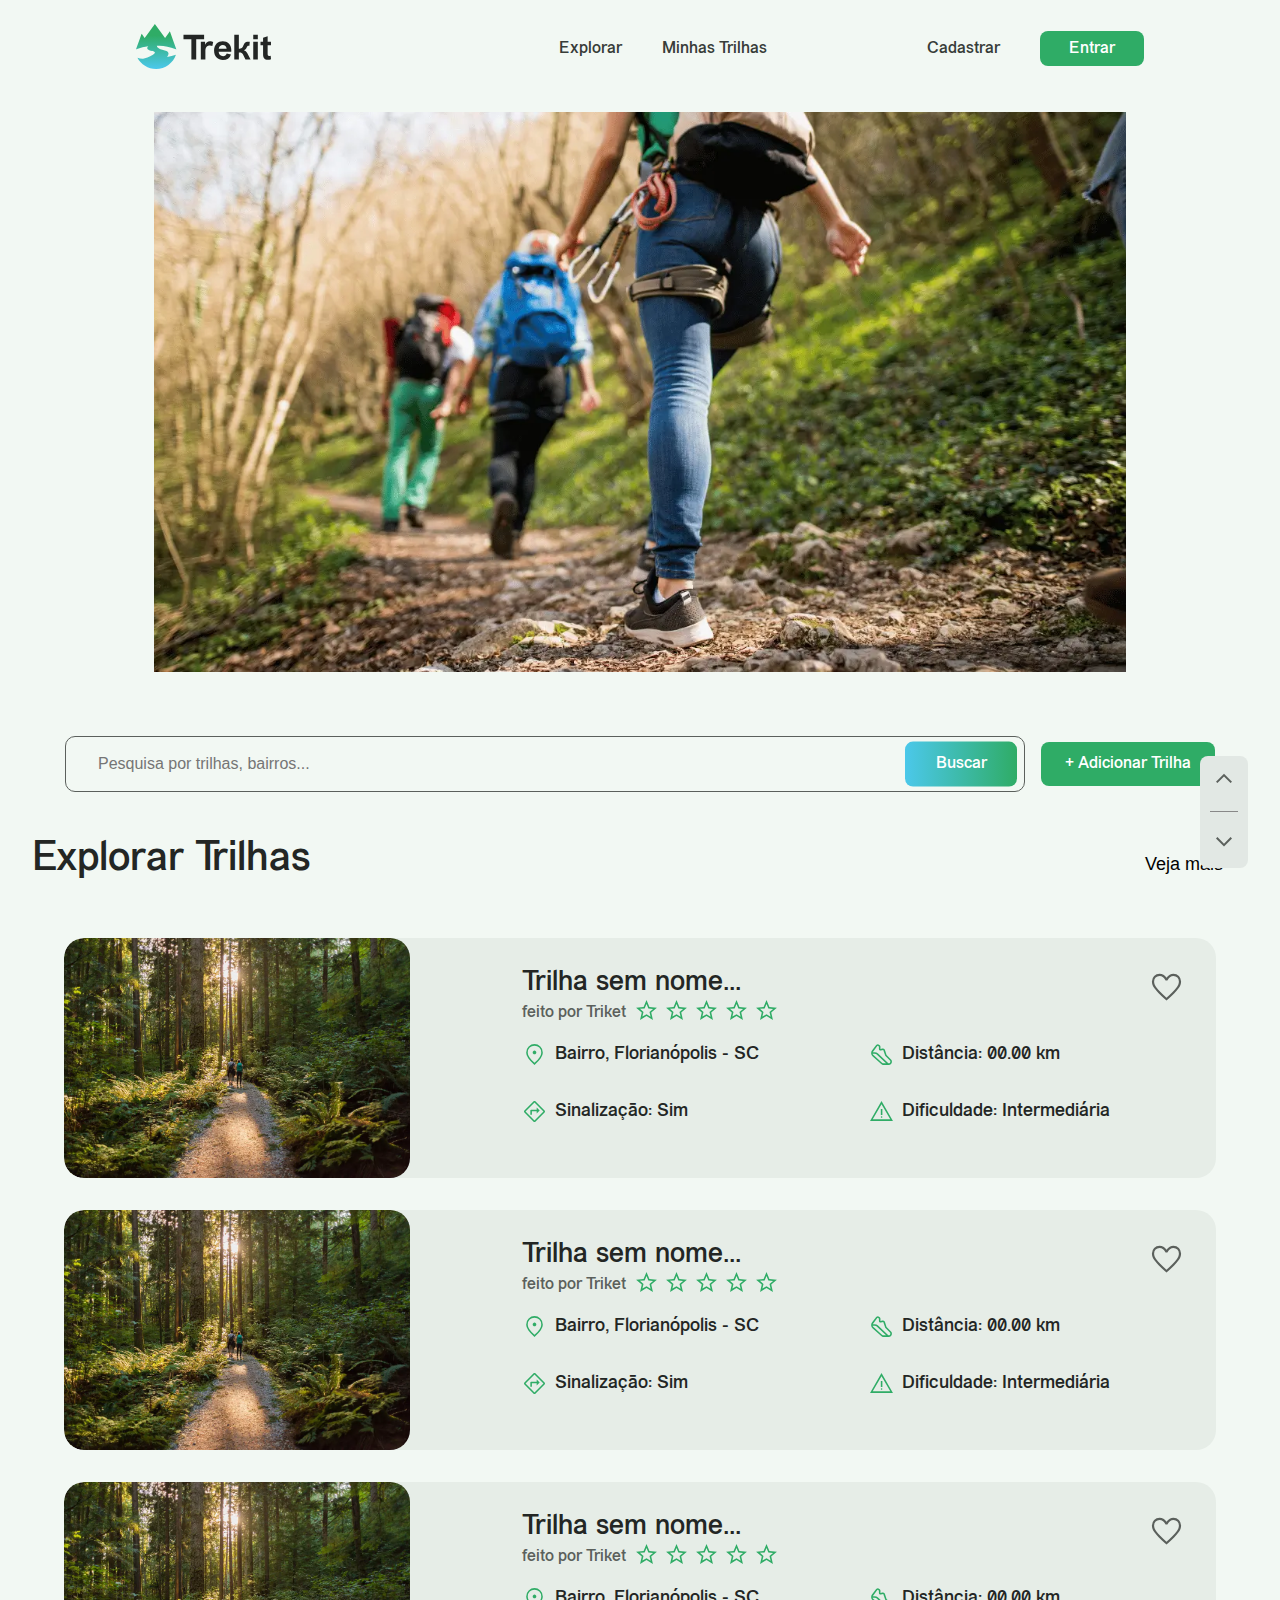
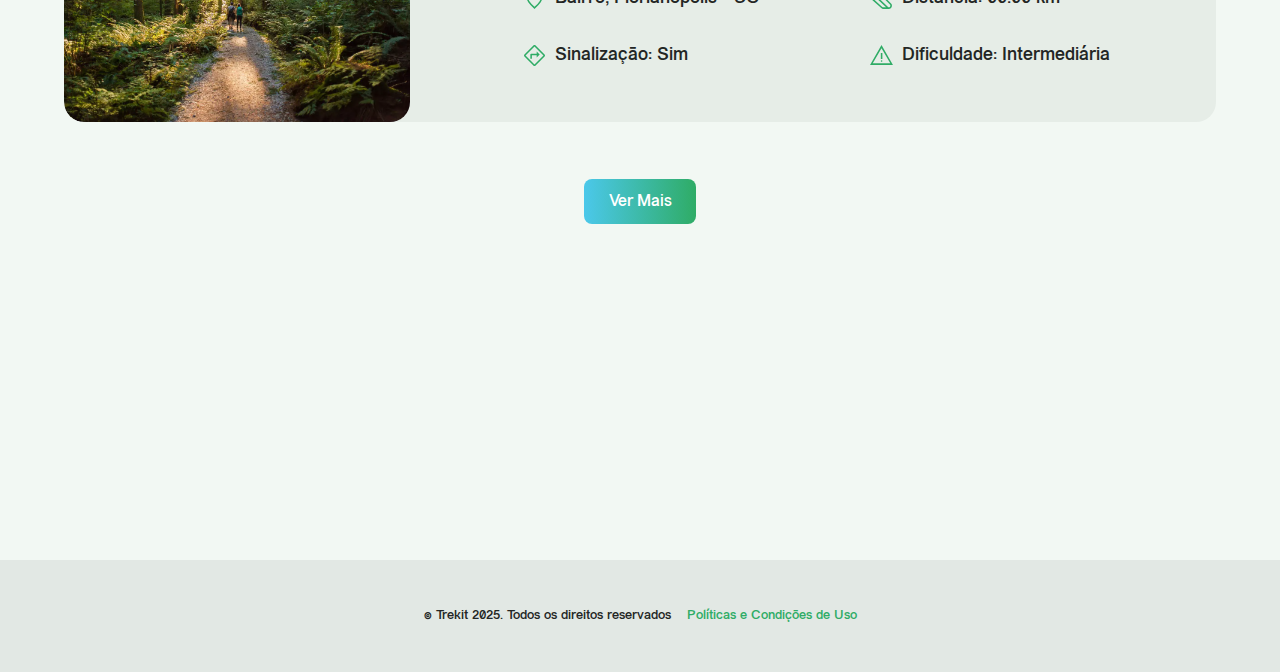
<file: trekit-main/index.html>
<!DOCTYPE html>
<html lang="en">
<head>
    <meta charset="UTF-8">
    <meta name="viewport" content="width=device-width, initial-scale=1.0">
    <link rel="stylesheet" href="style.css">
    <title>Home</title>
</head>
<body>
    
    <!-- Navbar ainda q n sei se já está pronta ou n -->
    <header>
        <div class="logo">
            <img src="imagens/logo.svg" alt="">
        </div>
        <!-- Botão Hambúrguer (para mobile) -->
        <div class="nav_links" id="nav-links">
            <div class="botoesnavcentrais">
                <button class="botaonavbase">Explorar</button>
                <button class="botaonavbase">Minhas Trilhas</button>
            </div>
            <div class="botoesnavlogin">
                <button class="botaonavbase">Cadastrar</button>
                <button class="botaologar">Entrar</button>
            </div>
        </div>
        <button class="hamburger_menu" id="hamburger-btn">
            <span></span>
            <span></span>
            <span></span>
        </button>
    </header>

    <!-- Botões de locomoção -->
    <div class="Container_botoeslocomocao">
        <button class="subir" id="btn-subir"> 
            <img src="imagens/setacimaofc.svg" alt="seta para cima">
        </button>
        <div class="linha"></div>
        <button class="descer" id="btn-descer">
            <img src="imagens/setabaixoofc.svg" alt="seta para baixo">
        </button>
    </div>

    <!-- Banner -->
    <div class="Container_Banner">
        <img src="imagens/BannerInicial.webp" alt="Banner da trilha">
    </div>

    <!-- Barra de pesquisa e Botão Adicionar -->
    <div class="Barra_pesquisa_container">
        <!-- Wrapper para o input e o botão de busca -->
        <div class="search_input_wrapper">
            <input type="text" id="campo-pesquisa" placeholder="Pesquisa por trilhas, bairros...">
            <button id="btn-pesquisar">Buscar</button>
        </div>
        <!-- Botão Adicionar Trilha -->
        <button class="btn_adicionar_trilha" id="btn-adicionar-trilha">+ Adicionar Trilha</button>
    </div>

    <!-- Info antes dos cards -->
    <div class="demonstracao_cards">
        <h2>Explorar Trilhas</h2> 
        <button>Veja mais</button>
    </div>
    
    <!-- Cards -->
    <div class="Container_CardsTrilhas">
        <!-- Card 1 -->
        <div class="CardTrilha">
            <img src="imagens/Imagem_card_trilha.webp" alt="Imagem da trilha do card">

            <div class="botao_favorito">
                <button>
                    <img src="imagens/favorito_imgbotao.svg" alt="Botao de favoritar">
                </button>

            </div>

            <div class="Informacoes_Card">
                <h3>Trilha sem nome...</h3>

                <div class="Notacao">
                    <p>feito por</p> <h4>Triket</h4>
                    <img src="imagens/Star(prototipo).svg" alt="estrela">
                    <img src="imagens/Star(prototipo).svg" alt="estrela">
                    <img src="imagens/Star(prototipo).svg" alt="estrela">
                    <img src="imagens/Star(prototipo).svg" alt="estrela">
                    <img src="imagens/Star(prototipo).svg" alt="estrela">
                </div>

                <div class="infos_rapidas">
                    <div class="MiniInfoArea">
                        <img src="imagens/Localizacao_imagem.svg" alt="icone_localizacao">
                        <p>Bairro, Florianópolis - SC</p>
                    </div>

                    <div class="MiniInfoArea">
                        <img src="imagens/Corrida_icone.svg" alt="icone_localizacao">
                        <p>Distância: 00.00 km</p>
                    </div>

                    <div class="MiniInfoArea">
                        <img src="imagens/Sinalizacao_icone.svg" alt="icone_localizacao">
                        <p>Sinalização: Sim</p>
                    </div>

                    <div class="MiniInfoArea">
                        <img src="imagens/Danger_icone.svg" alt="icone_localizacao">
                        <p>Dificuldade: Intermediária</p>
                    </div>
                </div>
            </div>
        </div>


        <!-- Card 2 -->
        <div class="CardTrilha">
            <img src="imagens/Imagem_card_trilha.webp" alt="Imagem da trilha do card">

            <div class="botao_favorito">
                <button>
                    <img src="imagens/favorito_imgbotao.svg" alt="Botao de favoritar">
                </button>

            </div>

            <div class="Informacoes_Card">
                <h3>Trilha sem nome...</h3>

                <div class="Notacao">
                    <p>feito por</p> <h4>Triket</h4>
                    <img src="imagens/Star(prototipo).svg" alt="estrela">
                    <img src="imagens/Star(prototipo).svg" alt="estrela">
                    <img src="imagens/Star(prototipo).svg" alt="estrela">
                    <img src="imagens/Star(prototipo).svg" alt="estrela">
                    <img src="imagens/Star(prototipo).svg" alt="estrela">
                </div>

                <div class="infos_rapidas">
                    <div class="MiniInfoArea">
                        <img src="imagens/Localizacao_imagem.svg" alt="icone_localizacao">
                        <p>Bairro, Florianópolis - SC</p>
                    </div>

                    <div class="MiniInfoArea">
                        <img src="imagens/Corrida_icone.svg" alt="icone_localizacao">
                        <p>Distância: 00.00 km</p>
                    </div>

                    <div class="MiniInfoArea">
                        <img src="imagens/Sinalizacao_icone.svg" alt="icone_localizacao">
                        <p>Sinalização: Sim</p>
                    </div>

                    <div class="MiniInfoArea">
                        <img src="imagens/Danger_icone.svg" alt="icone_localizacao">
                        <p>Dificuldade: Intermediária</p>
                    </div>
                </div>
            </div>
        </div>

        <!-- Card 3 -->
         <div class="CardTrilha">
            <img src="imagens/Imagem_card_trilha.webp" alt="Imagem da trilha do card">

            <div class="botao_favorito">
                <button>
                    <img src="imagens/favorito_imgbotao.svg" alt="Botao de favoritar">
                </button>

            </div>

            <div class="Informacoes_Card">
                <h3>Trilha sem nome...</h3>

                <div class="Notacao">
                    <p>feito por</p> <h4>Triket</h4>
                    <img src="imagens/Star(prototipo).svg" alt="estrela">
                    <img src="imagens/Star(prototipo).svg" alt="estrela">
                    <img src="imagens/Star(prototipo).svg" alt="estrela">
                    <img src="imagens/Star(prototipo).svg" alt="estrela">
                    <img src="imagens/Star(prototipo).svg" alt="estrela">
                </div>

                <div class="infos_rapidas">
                    <div class="MiniInfoArea">
                        <img src="imagens/Localizacao_imagem.svg" alt="icone_localizacao">
                        <p>Bairro, Florianópolis - SC</p>
                    </div>

                    <div class="MiniInfoArea">
                        <img src="imagens/Corrida_icone.svg" alt="icone_localizacao">
                        <p>Distância: 00.00 km</p>
                    </div>

                    <div class="MiniInfoArea">
                        <img src="imagens/Sinalizacao_icone.svg" alt="icone_localizacao">
                        <p>Sinalização: Sim</p>
                    </div>

                    <div class="MiniInfoArea">
                        <img src="imagens/Danger_icone.svg" alt="icone_localizacao">
                        <p>Dificuldade: Intermediária</p>
                    </div>
                </div>
            </div>
        </div>
    </div>
    <div class="centralizacaoofds">
        <button id="btn-pesquisar2">Ver Mais</button>
    </div>
    <!-- rodapé de apoio para o tp funfar -->
    <div id="rodape">
        <div>© Trekit 2025. Todos os direitos reservados<span>Políticas e Condições de Uso</span></div>
    </div>

    <script src="script.js"></script>

</body>
</html>
</file>
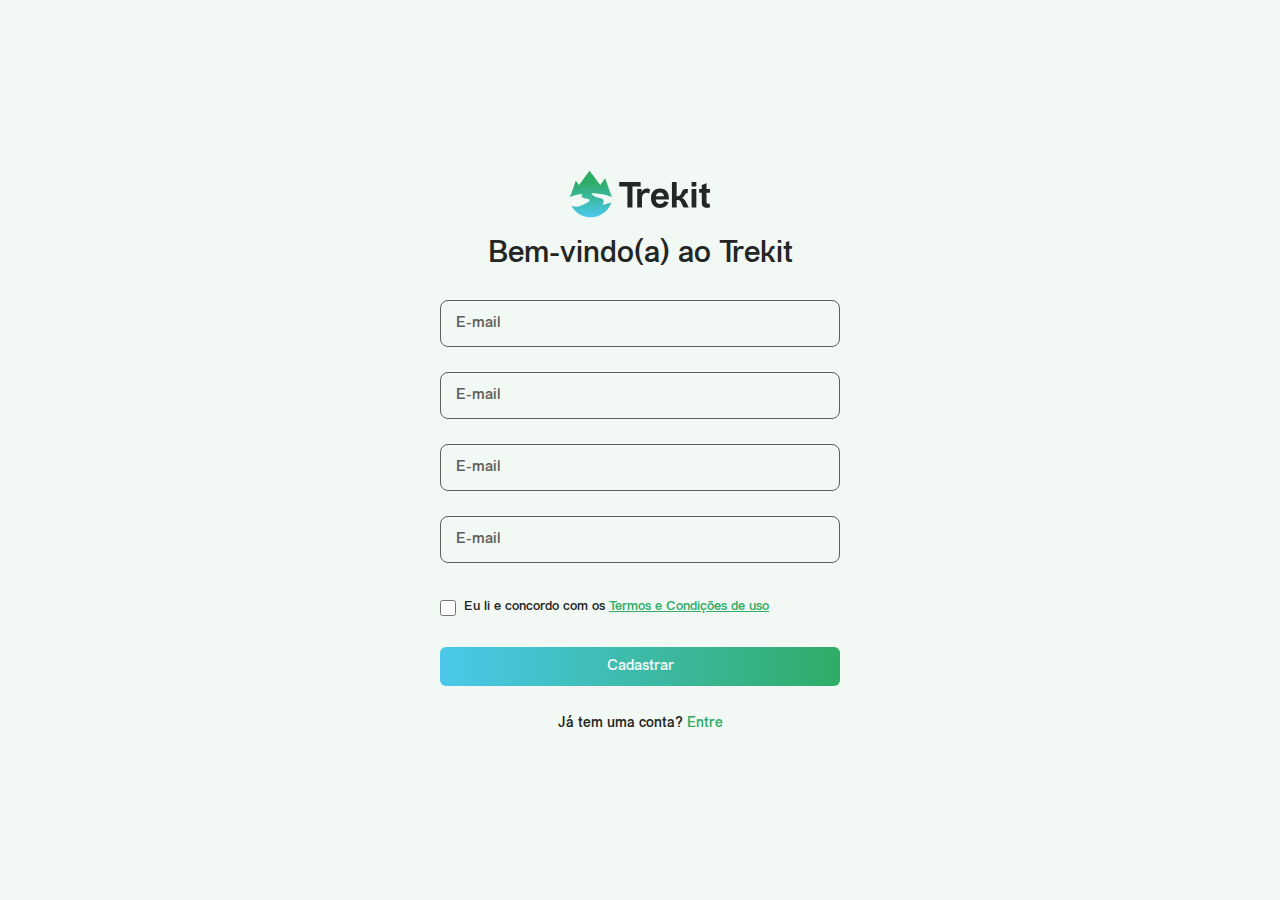
<file: cadastro.html>
<!DOCTYPE html>
<html lang="pt-BR">

<head>
    <meta charset="UTF-8">
    <meta name="viewport" content="width=device-width, initial-scale=1.0">
    <title>Cadastro - Trekit</title>
    <link rel="stylesheet" href="logcad.css">
</head>

<body>
    <div class="register-container">
        <div class="register-box">
            <!-- Logo -->
            <div class="logo">
                <img src="/imagens/logo.svg" alt="Trekit Logo">
            </div>

            <h2>Bem-vindo(a) ao Trekit</h2>

            <form class="register-form" action="login.html" method="post">
                <div class="input-icon">
                    <input type="email" id="email" placeholder="E-mail" required>

                </div>
                <div class="input-icon">
                    <input type="email" id="email" placeholder="E-mail" required>

                </div>
                <div class="input-icon">
                    <input type="email" id="email" placeholder="E-mail" required>

                </div>
                <div class="input-icon">
                    <input type="email" id="email" placeholder="E-mail" required>

                </div>

                <div class="terms">
                    <input type="checkbox" id="terms" required>
                    <label for="terms">
                        Eu li e concordo com os
                        <span id="abrirModal" class="link-termos" style="cursor: pointer;">
                            Termos e Condições de uso
                        </span>
                    </label>
                </div>

                <button type="submit" class="btn-register">Cadastrar</button>
            </form>

            <p class="login-link">
                Já tem uma conta? <a href="login.html" class="link-termos">Entre</a>
            </p>
        </div>

        <!-- Modal -->
        <div class="modal-overlay" id="modal" style="display:none;">
            <div class="modal-box">
                <h3>Termos e Condições</h3>
                <p>Luketas ama o Franchesco S2</p>
                <button id="fecharModal">Fechar</button>
            </div>
        </div>
    </div>

    <script src="logcad.js"></script>
</body>

</html>
</file>
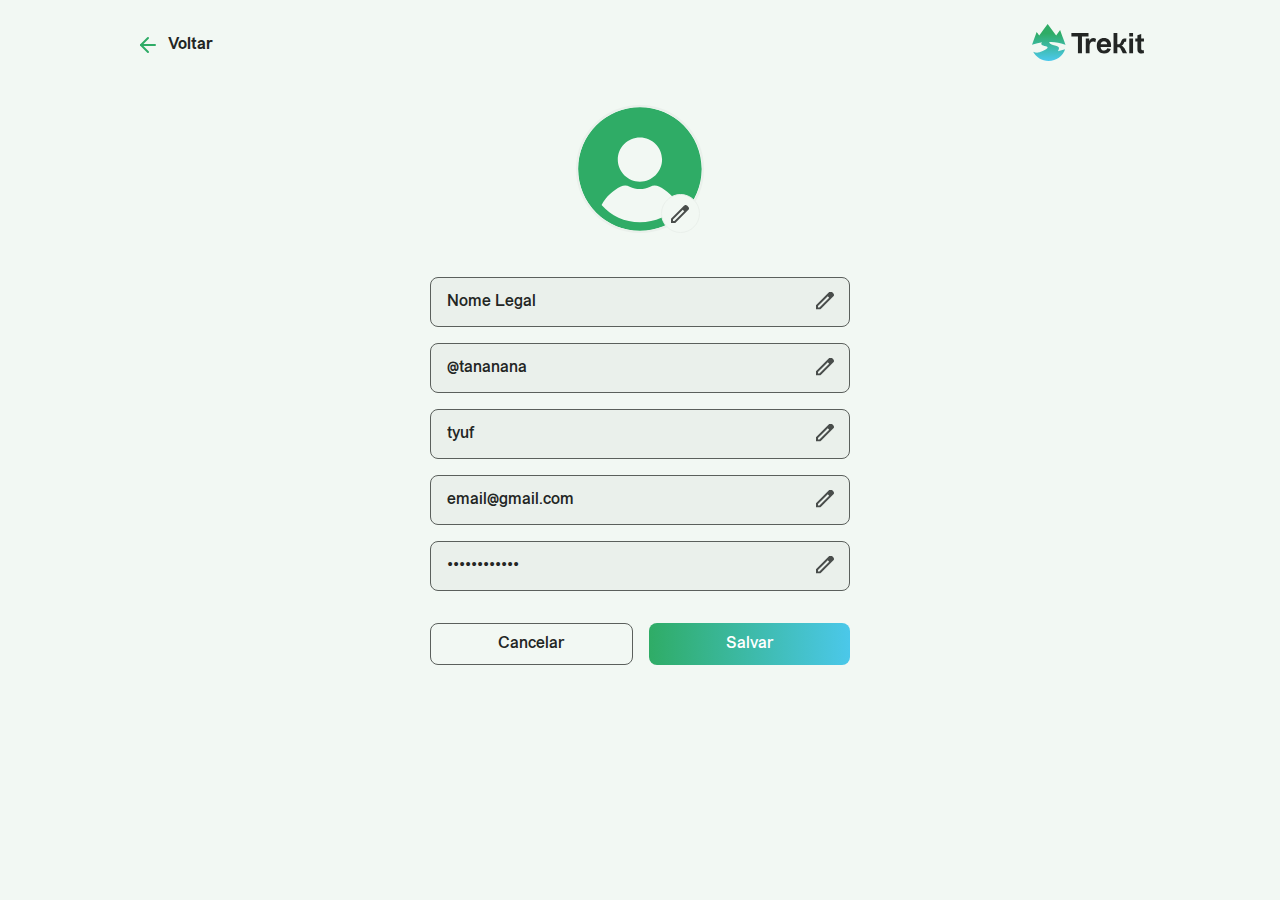
<file: editarPerfil.html>
<!DOCTYPE html>
<html lang="pt-br">

<head>
    <meta charset="UTF-8">
    <meta name="viewport" content="width=device-width, initial-scale=1.0">
    <title>Editar Perfil</title>
    <link rel="preconnect" href="https://fonts.googleapis.com">
    <link rel="preconnect" href="https://fonts.gstatic.com" crossorigin>
    <link href="https://fonts.googleapis.com/css2?family=Plus+Jakarta+Sans:wght@400;500;700&display=swap"
        rel="stylesheet">
    <link rel="stylesheet" href="editarPerfil.css">

</head>

<body>
    <header>
        <a href="#" class="back-link">
            <svg xmlns="http://www.w3.org/2000/svg" width="24" height="24" viewBox="0 0 24 24" fill="none"
                stroke="currentColor" stroke-width="2" stroke-linecap="round" stroke-linejoin="round">
                <line x1="19" y1="12" x2="5" y2="12"></line>
                <polyline points="12 19 5 12 12 5"></polyline>
            </svg>
            Voltar
        </a>
        <div class="logo">
            <img src="imagens/logo.svg" alt="">
        </div>
    </header>

    <main>
        <div class="form-content">
            <div class="avatar-section">
                <div class="avatar-wrapper">
                    <img src="imagens/user-3296.svg" alt="Foto de Perfil" class="avatar-img">
                    <button class="edit-avatar-btn">
                        <img src="imagens/lapis.svg" alt="">
                    </button>
                </div>
            </div>

            <form id="profile-form">
                <div class="form-fields">
                    <div class="input-wrapper">
                        <input type="text" id="nome" value="Nome Legal" class="form-input" readonly>
                        <button type="button" class="edit-field-btn">
                            <img src="imagens/lapis.svg" alt="">
                        </button>
                    </div>
                    <div class="input-wrapper">
                        <input type="text" id="username" value="@tananana" class="form-input" readonly>
                        <button type="button" class="edit-field-btn">
                            <img src="imagens/lapis.svg" alt="">
                        </button>
                    </div>
                    <div class="input-wrapper">
                        <input type="text" id="description" value="tyuf" class="form-input" readonly>
                        <button type="button" class="edit-field-btn">
                            <img src="imagens/lapis.svg" alt="">
                        </button>
                    </div>
                    <div class="input-wrapper">
                        <input type="email" id="email" value="email@gmail.com" class="form-input" readonly>
                        <button type="button" class="edit-field-btn">
                            <img src="imagens/lapis.svg" alt="">
                        </button>
                    </div>
                    <div class="input-wrapper">
                        <input type="password" id="password" value="************" class="form-input" readonly>
                        <button type="button" class="edit-field-btn">
                            <img src="imagens/lapis.svg" alt="">
                        </button>
                    </div>
                </div>
                <div class="action-buttons">
                    <button type="button" id="cancel-btn" class="btn btn-cancel">Cancelar</button>
                    <button type="submit" class="btn btn-save">Salvar</button>
                </div>
            </form>
        </div>
    </main>

    <script>
        document.addEventListener('DOMContentLoaded', function () {
            const form = document.getElementById('profile-form');
            const editButtons = form.querySelectorAll('.edit-field-btn');
            const inputs = form.querySelectorAll('input.form-input');
            const cancelButton = document.getElementById('cancel-btn');

            let originalValues = {};
            inputs.forEach(input => {
                originalValues[input.id] = input.value;
            });

            editButtons.forEach(button => {
                button.addEventListener('click', function () {
                    const input = this.previousElementSibling;
                    if (input && input.hasAttribute('readonly')) {
                        input.removeAttribute('readonly');
                        input.focus();
                        input.setSelectionRange(input.value.length, input.value.length);
                    }
                });
            });

            cancelButton.addEventListener('click', function () {
                inputs.forEach(input => {
                    input.value = originalValues[input.id];
                    input.setAttribute('readonly', 'true');
                });
            });



        });
    </script>

</body>

</html>
</file>
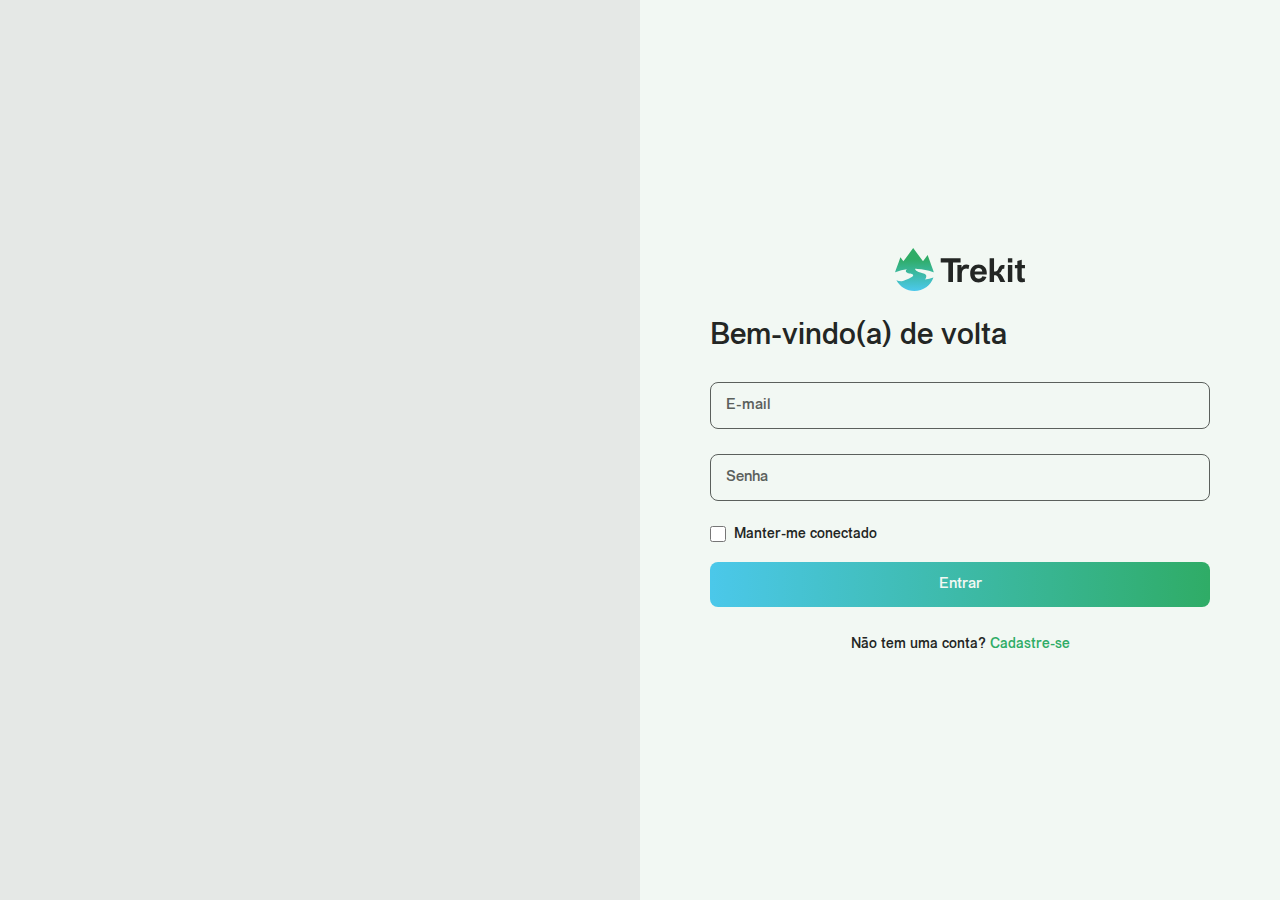
<file: login.html>
<!DOCTYPE html>
<html lang="pt-BR">

<head>
    <meta charset="UTF-8">
    <meta name="viewport" content="width=device-width, initial-scale=1.0">
    <title>Login - Trekit</title>
    <link rel="stylesheet" href="logcad.css">
</head>

<body>
    <div class="login-page">
        <!-- Lado esquerdo -->
        <div class="login-left"></div>

        <!-- Lado direito -->
        <div class="login-right">
            <div class="login-box">
                <img src="/imagens/logo.svg" alt="Trekit Logo" class="login-logo">

                <h2>Bem-vindo(a) de volta</h2>

                <form id="loginForm">
                    <div class="input-icon">
                        <input type="email" id="email" placeholder="E-mail" autocomplete="off" required>

                    </div>

                    <div class="input-icon">
                        <input type="password" id="senhaLogin" placeholder="Senha" autocomplete="off" required>


                    </div>

                    <div class="remember">
                        <input type="checkbox" id="remember">
                        <label for="remember">Manter-me conectado</label>
                    </div>

                    <p id="erro" class="erro" style="display:none;"></p>

                    <button type="submit" class="btn-login">Entrar</button>
                </form>

                <p class="signup-text">
                    Não tem uma conta? <a href="index.html" class="link-cadastro">Cadastre-se</a>
                </p>
            </div>
        </div>
    </div>

    <script src="logcad.js"></script>
</body>

</html>
</file>
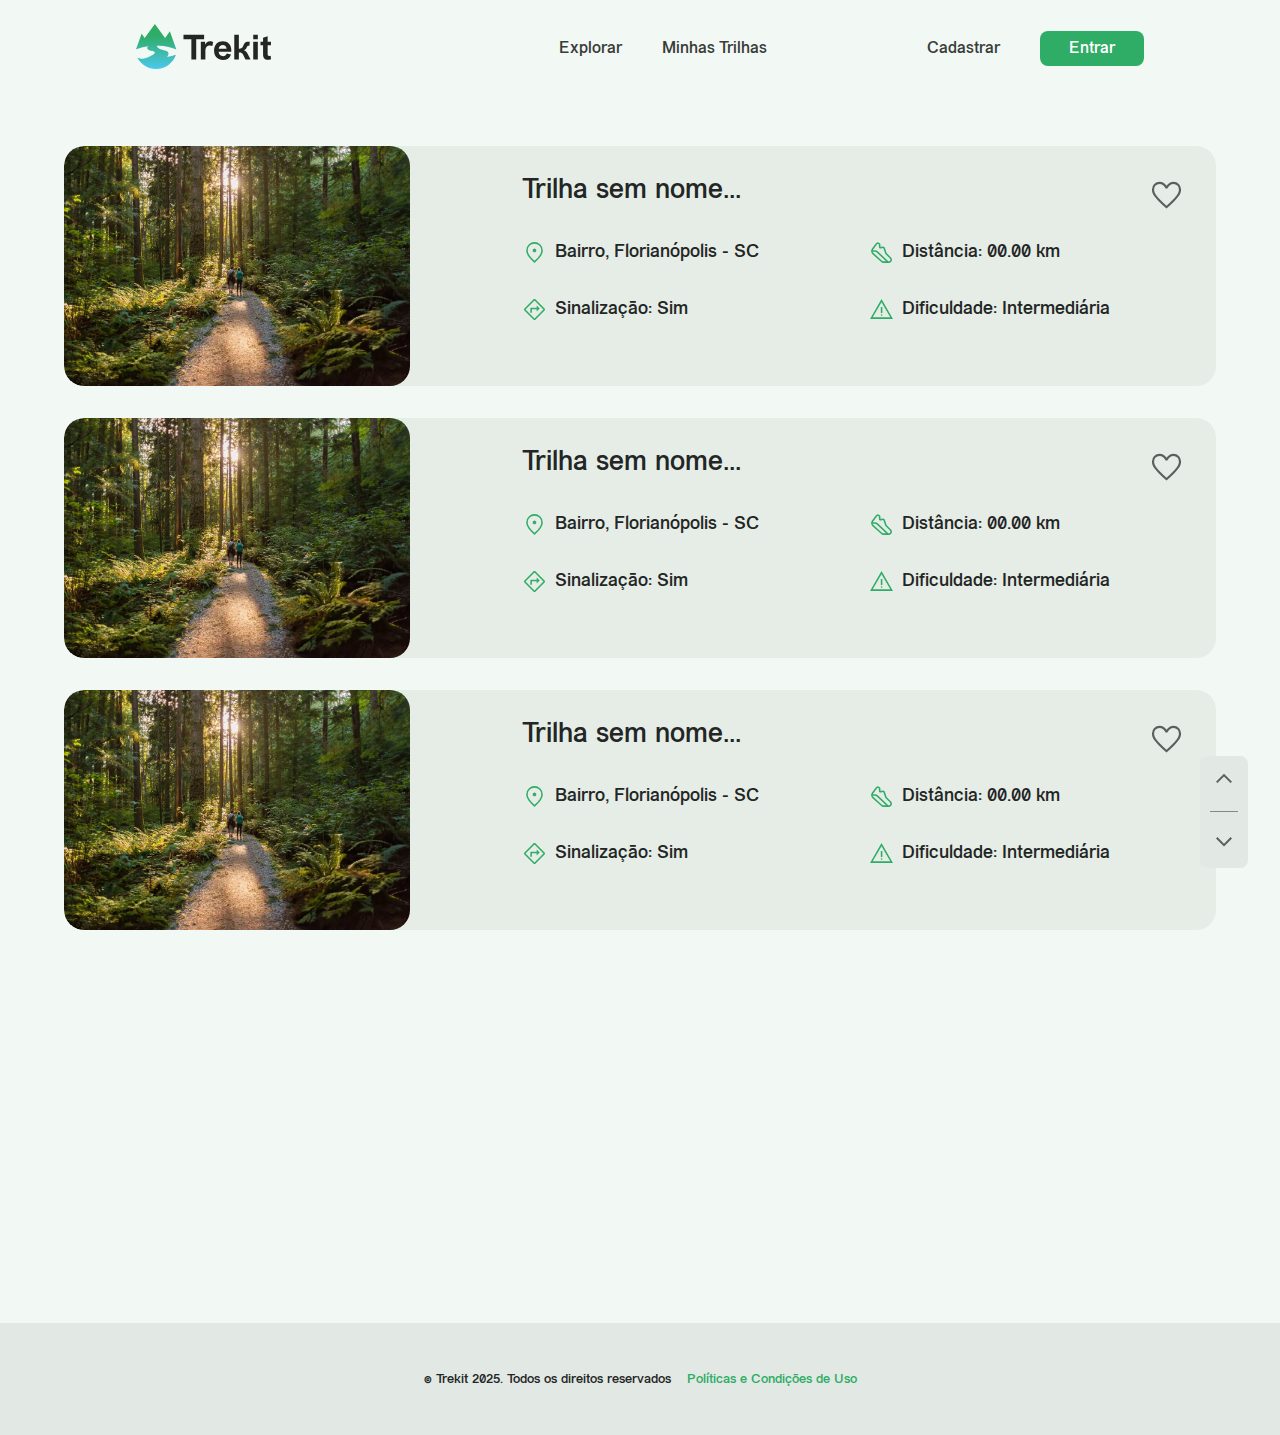
<file: minhasTrilhas.html>
<!DOCTYPE html>
<html lang="en">
<head>
    <meta charset="UTF-8">
    <meta name="viewport" content="width=device-width, initial-scale=1.0">
    <link rel="stylesheet" href="style.css">
    <title>Home</title>
</head>
<body>
    
    <!-- Navbar ainda q n sei se já está pronta ou n -->
    <header>
        <div class="logo">
            <img src="imagens/logo.svg" alt="">
        </div>
        <!-- Botão Hambúrguer (para mobile) -->
        <div class="nav_links" id="nav-links">
            <div class="botoesnavcentrais">
                <button class="botaonavbase">Explorar</button>
                <button class="botaonavbase">Minhas Trilhas</button>
            </div>
            <div class="botoesnavlogin">
                <button class="botaonavbase">Cadastrar</button>
                <button class="botaologar">Entrar</button>
            </div>
        </div>
        <button class="hamburger_menu" id="hamburger-btn">
            <span></span>
            <span></span>
            <span></span>
        </button>
    </header>

    <!-- Botões de locomoção -->
    <div class="Container_botoeslocomocao">
        <button class="subir" id="btn-subir"> 
            <img src="imagens/setacimaofc.svg" alt="seta para cima">
        </button>
        <div class="linha"></div>
        <button class="descer" id="btn-descer">
            <img src="imagens/setabaixoofc.svg" alt="seta para baixo">
        </button>
    </div>

    <!-- Info antes dos cards -->
    <div class="demonstracao_cards">
        <h2>Minhas Trilhas</h2> 
        <button>Ver mais</button>
    </div>
    
    <!-- Cards -->
    <div class="Container_CardsTrilhas">
        <!-- Card 1 -->
        <div class="CardTrilha">
            <img src="imagens/Imagem_card_trilha.webp" alt="Imagem da trilha do card">

            <div class="botao_favorito">
                <button>
                    <img src="imagens/favorito_imgbotao.svg" alt="Botao de favoritar">
                </button>

            </div>

            <div class="Informacoes_Card">
                <h3>Trilha sem nome...</h3>

                <div class="infos_rapidas">
                    <div class="MiniInfoArea">
                        <img src="imagens/Localizacao_imagem.svg" alt="icone_localizacao">
                        <p>Bairro, Florianópolis - SC</p>
                    </div>

                    <div class="MiniInfoArea">
                        <img src="imagens/Corrida_icone.svg" alt="icone_localizacao">
                        <p>Distância: 00.00 km</p>
                    </div>

                    <div class="MiniInfoArea">
                        <img src="imagens/Sinalizacao_icone.svg" alt="icone_localizacao">
                        <p>Sinalização: Sim</p>
                    </div>

                    <div class="MiniInfoArea">
                        <img src="imagens/Danger_icone.svg" alt="icone_localizacao">
                        <p>Dificuldade: Intermediária</p>
                    </div>
                </div>
            </div>
        </div>


        <!-- Card 2 -->
        <div class="CardTrilha">
            <img src="imagens/Imagem_card_trilha.webp" alt="Imagem da trilha do card">

            <div class="botao_favorito">
                <button>
                    <img src="imagens/favorito_imgbotao.svg" alt="Botao de favoritar">
                </button>

            </div>

            <div class="Informacoes_Card">
                <h3>Trilha sem nome...</h3>



                <div class="infos_rapidas">
                    <div class="MiniInfoArea">
                        <img src="imagens/Localizacao_imagem.svg" alt="icone_localizacao">
                        <p>Bairro, Florianópolis - SC</p>
                    </div>

                    <div class="MiniInfoArea">
                        <img src="imagens/Corrida_icone.svg" alt="icone_localizacao">
                        <p>Distância: 00.00 km</p>
                    </div>

                    <div class="MiniInfoArea">
                        <img src="imagens/Sinalizacao_icone.svg" alt="icone_localizacao">
                        <p>Sinalização: Sim</p>
                    </div>

                    <div class="MiniInfoArea">
                        <img src="imagens/Danger_icone.svg" alt="icone_localizacao">
                        <p>Dificuldade: Intermediária</p>
                    </div>
                </div>
            </div>
        </div>

        <!-- Card 3 -->
         <div class="CardTrilha">
            <img src="imagens/Imagem_card_trilha.webp" alt="Imagem da trilha do card">

            <div class="botao_favorito">
                <button>
                    <img src="imagens/favorito_imgbotao.svg" alt="Botao de favoritar">
                </button>

            </div>

            <div class="Informacoes_Card">
                <h3>Trilha sem nome...</h3>



                <div class="infos_rapidas">
                    <div class="MiniInfoArea">
                        <img src="imagens/Localizacao_imagem.svg" alt="icone_localizacao">
                        <p>Bairro, Florianópolis - SC</p>
                    </div>

                    <div class="MiniInfoArea">
                        <img src="imagens/Corrida_icone.svg" alt="icone_localizacao">
                        <p>Distância: 00.00 km</p>
                    </div>

                    <div class="MiniInfoArea">
                        <img src="imagens/Sinalizacao_icone.svg" alt="icone_localizacao">
                        <p>Sinalização: Sim</p>
                    </div>

                    <div class="MiniInfoArea">
                        <img src="imagens/Danger_icone.svg" alt="icone_localizacao">
                        <p>Dificuldade: Intermediária</p>
                    </div>
                </div>
            </div>
        </div>
    </div>
    <!-- rodapé de apoio para o tp funfar -->
    <div id="rodape">
        <div>© Trekit 2025. Todos os direitos reservados<span>Políticas e Condições de Uso</span></div>
    </div>

    <script src="script.js"></script>

</body>
</html>
</file>
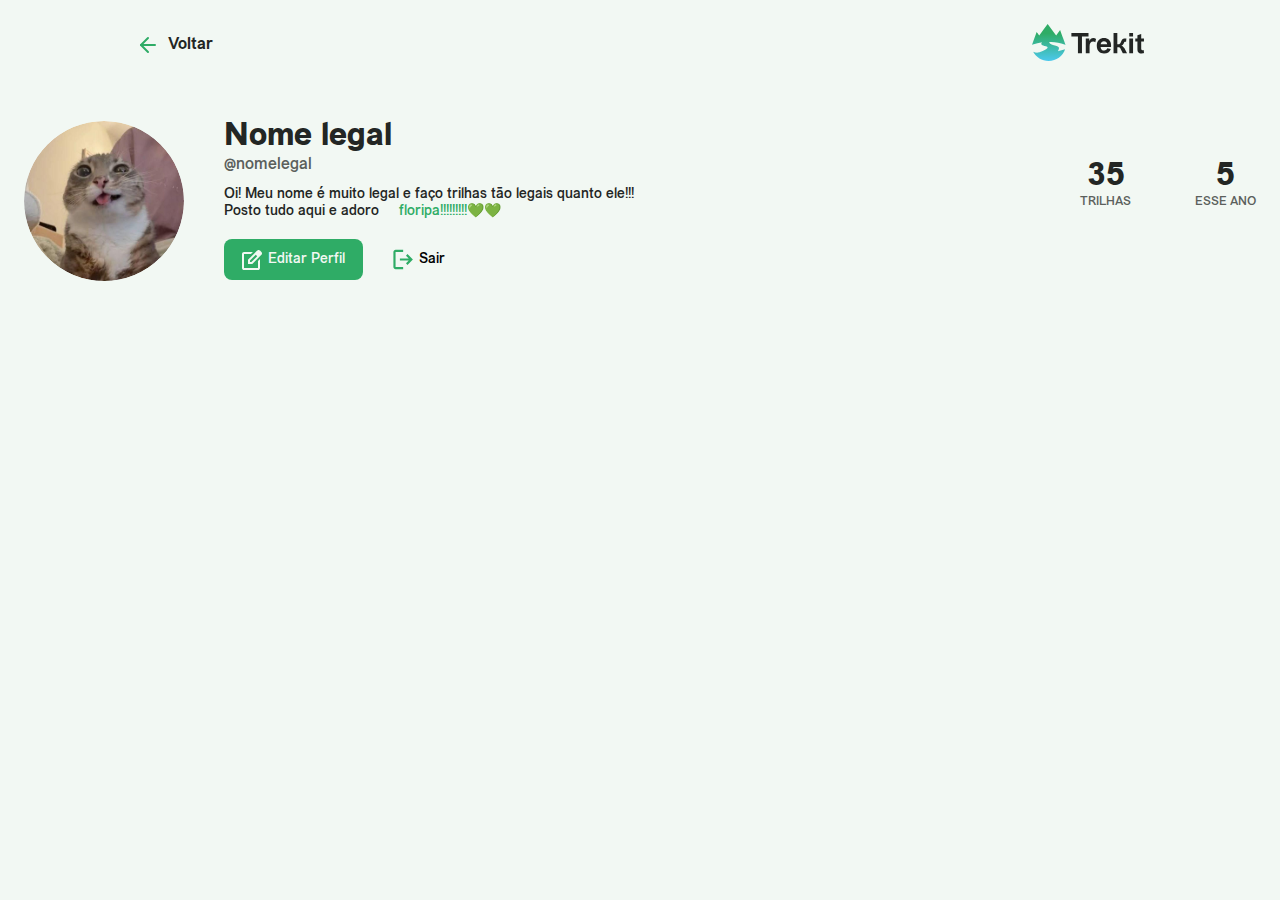
<file: perfil.html>
<!DOCTYPE html>
    <html lang="pt-BR">
    <head>
        <meta charset="UTF-8">
        <meta name="viewport" content="width=device-width, initial-scale=1.0">
        <title>Perfil - Trekit</title>
        <link rel="preconnect" href="https://fonts.googleapis.com">
        <link rel="preconnect" href="https://fonts.gstatic.com" crossorigin>
        <link rel="stylesheet" href="perfil.css">
        
    </head>
    <body>
    <header>
        <a href="#" class="back-link">
            <svg xmlns="http://www.w3.org/2000/svg" width="24" height="24" viewBox="0 0 24 24" fill="none" stroke="currentColor" stroke-width="2" stroke-linecap="round" stroke-linejoin="round"><line x1="19" y1="12" x2="5" y2="12"></line><polyline points="12 19 5 12 12 5"></polyline></svg>
            Voltar
        </a>
        <div class="logo">
            <img src="imagens/logo.svg" alt="">
        </div>
    </header>    
        <div class="container">

            <main>
                <section class="profile">
                    <div class="profile-main">
                        <img src="imagens/GatoFeio.svg" class="profile-avatar">
                        <div class="profile-info">
                            <h1>Nome legal</h1>
                            <p class="profile-username">@nomelegal</p>
                            <p class="profile-bio">Oi! Meu nome é muito legal e faço trilhas tão legais quanto ele!!! Posto tudo aqui e adoro <span class="highlight">floripa!!!!!!!!!💚💚</span></p>
                            <div class="profile-actions">
                                <button class="btn btn-primary" onclick="window.location.href='EditarPerfil.html'">
                                   <img src="imagens/PapeleCaneta.svg" alt="">
                                    Editar Perfil
                                </button>
                                <button class="btn btn-secondary">
                                    <img src="imagens/Sair.svg" alt="">
                                    Sair
                                </button>
                            </div>
                        </div>
                    </div>
                    <div class="profile-stats">
                        <div class="stat-item">
                            <span class="stat-number">35</span>
                            <span class="stat-label">TRILHAS</span>
                        </div>
                        <div class="stat-item">
                            <span class="stat-number">5</span>
                            <span class="stat-label">ESSE ANO</span>
                        </div>
                    </div>
                </section>

            </main>
        </div>


    </body>
    </html>
</file>
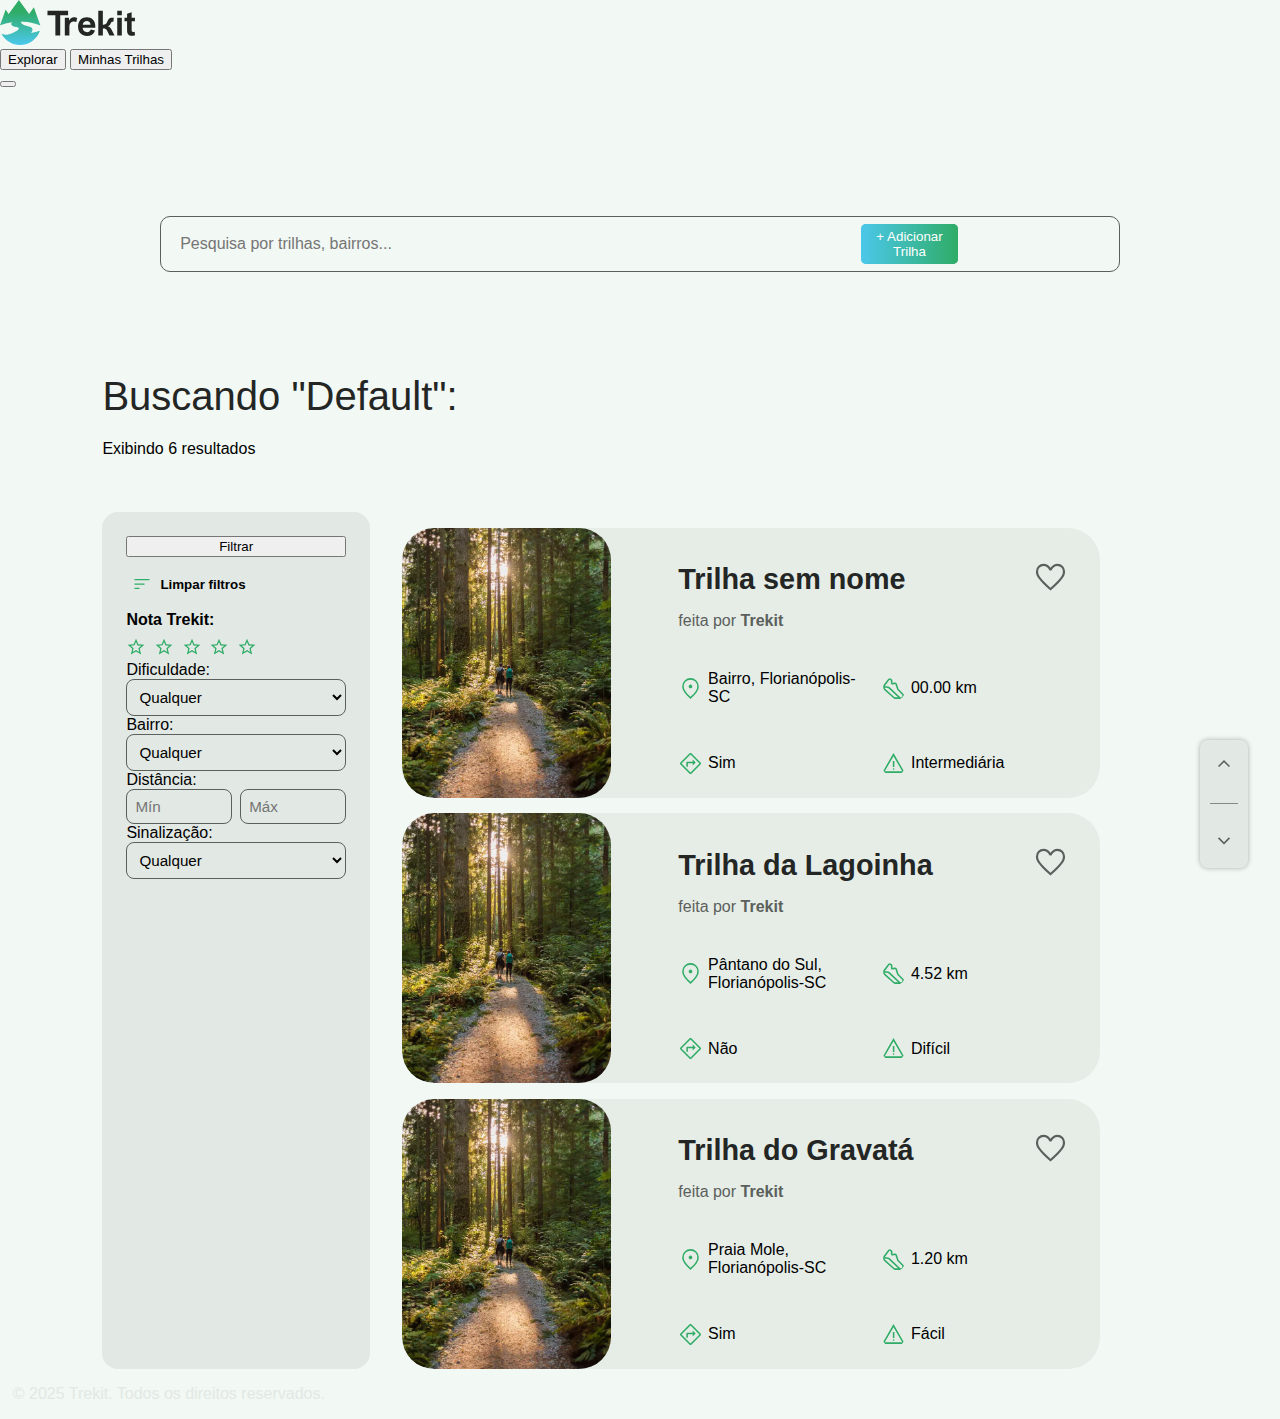
<file: searchpage.html>
<!DOCTYPE html>
<html lang="pt-br">
<head>
    <meta charset="UTF-8">
    <meta name="viewport" content="width=device-width, initial-scale=1.0">
    <link rel="stylesheet" href="style2.css"> <!-- Certifique-se de que este CSS é o que corrigimos -->
    <title>Trekit - Buscar Trilhas</title>
</head>
<body>
    
    <!-- Navbar -->
    <header>
        <div class="logo">
            <img src="imagens/logo.svg" alt="">
        </div>
        <!-- Botão Hambúrguer (para mobile) -->
        <div class="nav_links" id="nav-links">
            <div class="botoesnavcentrais">
                <button class="botaonavbase">Explorar</button>
                <button class="botaonavbase">Minhas Trilhas</button>
            </div>
<div class="perfil"></div>
        </div>
        <button class="hamburger_menu" id="hamburger-btn">
            <span></span>
            <span></span>
            <span></span>
        </button>
    </header>

    <main class="page-wrapper">

        <!-- Barra de pesquisa e Botão Adicionar -->
        <div class="Barra_pesquisa_container">
            <div class="search_input_wrapper">
                <input type="text" id="campo-pesquisa" placeholder="Pesquisa por trilhas, bairros...">
                <button id="btn-pesquisar">Buscar</button>
            </div>
            <button class="btn_adicionar_trilha" id="btn-adicionar-trilha">+ Adicionar Trilha</button>
        </div>

        <!-- Info antes dos cards -->
        <section class="demonstracao_cards">
            <h2>Buscando "Default":</h2>
            <p>Exibindo 6 resultados</p>
        </section>

        <!-- Container principal: filtros à esquerda e cards à direita -->
        <section class="Container_Search">

        <!-- Área de filtros -->
        <aside class="Container_Filtros" id="container-filtros">
            <button class="btn-toggle-filtros" id="btn-toggle-filtros">
                Filtrar
            </button>

            <!-- DIV QUE ENVOLVE E CONTROLA TODO O CONTEÚDO DOS FILTROS -->
            <div class="filtros-content" id="filtros-content">
                <button class="btn-limpar-filtros">
                    <img src="imagens/limparfiltro_icone.svg" alt="Limpar filtro">
                    Limpar filtros
                </button>

                <!-- Nota Trekit -->
                <div class="Filtro_Nota">
                    <p>Nota Trekit:</p>
                    <div class="Estrelas_Filtro">
                        <img src="imagens/Star(prototipo).svg" alt="estrela">
                        <img src="imagens/Star(prototipo).svg" alt="estrela">
                        <img src="imagens/Star(prototipo).svg" alt="estrela">
                        <img src="imagens/Star(prototipo).svg" alt="estrela">
                        <img src="imagens/Star(prototipo).svg" alt="estrela">
                    </div>
                </div>

                <!-- Dropdown Dificuldade -->
                <div class="Filtro_Dropdown">
                    <label for="dificuldade">Dificuldade:</label>
                    <select id="dificuldade">
                        <option value="" selected>Qualquer</option>
                        <option value="facil">Fácil</option>
                        <option value="intermediaria">Intermediária</option>
                        <option value="dificil">Difícil</option>
                        <option value="muito-dificil">Muito Difícil</option>
                    </select>
                </div>

                <!-- Dropdown Bairro -->
                <div class="Filtro_Dropdown">
                    <label for="bairro">Bairro:</label>
                    <select id="bairro">
                        <option value="" selected>Qualquer</option>
                        <option value="centro">Centro</option>
                        <option value="lagoa">Sul</option>
                        <option value="trindade">Norte</option>
                        <option value="florianopolis">Centro-Norte</option>
                    </select>
                </div>

                <!-- Distância -->
                <div class="Filtro_Distancia">
                    <label>Distância:</label>
                    <div class="Distancia_Inputs">
                        <input type="number" placeholder="Mín">
                        <input type="number" placeholder="Máx">
                    </div>
                </div>

                <!-- Sinalização -->
                <div class="Filtro_Dropdown">
                    <label for="sinalizacao">Sinalização:</label>
                    <select id="sinalizacao">
                        <option value="" selected>Qualquer</option>
                        <option value="sim">Sim</option>
                        <option value="nao">Não</option>
                    </select>
                </div>
            </div>
        </aside>

            <!-- Área de cards -->
            <div class="Container_CardsTrilhas">
                
                <!-- Card 1 -->
                <article class="CardTrilha">
                    <img src="imagens/Imagem_card_trilha.webp" alt="Trilha sem nome">
                    <div class="Informacoes_Card">
                        <h3>Trilha sem nome</h3>
                        <div class="Notacao">
                            <p>feita por <strong>Trekit</strong></p>
                            <!-- Estrelas -->
                        </div>
                        <div class="infos_rapidas">
                            <div class="MiniInfoArea"><img src="imagens/Localizacao_imagem.svg" alt="local"><p>Bairro, Florianópolis-SC</p></div>
                            <div class="MiniInfoArea"><img src="imagens/Corrida_icone.svg" alt="distância"><p>00.00 km</p></div>
                            <div class="MiniInfoArea"><img src="imagens/Sinalizacao_icone.svg" alt="sinalização"><p>Sim</p></div>
                            <div class="MiniInfoArea"><img src="imagens/Danger_icone.svg" alt="dificuldade"><p>Intermediária</p></div>
                        </div>
                    </div>
                    <div class="botao_favorito">
                        <button><img src="imagens/favorito_imgbotao.svg" alt="favorito"></button>
                    </div>
                </article>

                <!-- Card 2 -->
                <article class="CardTrilha">
                    <img src="imagens/Imagem_card_trilha.webp" alt="Trilha sem nome">
                    <div class="Informacoes_Card">
                        <h3>Trilha da Lagoinha</h3>
                        <div class="Notacao">
                            <p>feita por <strong>Trekit</strong></p>
                            <!-- Estrelas -->
                        </div>
                        <div class="infos_rapidas">
                            <div class="MiniInfoArea"><img src="imagens/Localizacao_imagem.svg" alt="local"><p>Pântano do Sul, Florianópolis-SC</p></div>
                            <div class="MiniInfoArea"><img src="imagens/Corrida_icone.svg" alt="distância"><p>4.52 km</p></div>
                            <div class="MiniInfoArea"><img src="imagens/Sinalizacao_icone.svg" alt="sinalização"><p>Não</p></div>
                            <div class="MiniInfoArea"><img src="imagens/Danger_icone.svg" alt="dificuldade"><p>Difícil</p></div>
                        </div>
                    </div>
                    <div class="botao_favorito">
                        <button><img src="imagens/favorito_imgbotao.svg" alt="favorito"></button>
                    </div>
                </article>

                <!-- Card 3 -->
                <article class="CardTrilha">
                    <img src="imagens/Imagem_card_trilha.webp" alt="Trilha sem nome">
                    <div class="Informacoes_Card">
                        <h3>Trilha do Gravatá</h3>
                        <div class="Notacao">
                            <p>feita por <strong>Trekit</strong></p>
                            <!-- Estrelas -->
                        </div>
                        <div class="infos_rapidas">
                            <div class="MiniInfoArea"><img src="imagens/Localizacao_imagem.svg" alt="local"><p>Praia Mole, Florianópolis-SC</p></div>
                            <div class="MiniInfoArea"><img src="imagens/Corrida_icone.svg" alt="distância"><p>1.20 km</p></div>
                            <div class="MiniInfoArea"><img src="imagens/Sinalizacao_icone.svg" alt="sinalização"><p>Sim</p></div>
                            <div class="MiniInfoArea"><img src="imagens/Danger_icone.svg" alt="dificuldade"><p>Fácil</p></div>
                        </div>
                    </div>
                    <div class="botao_favorito">
                        <button><img src="imagens/favorito_imgbotao.svg" alt="favorito"></button>
                    </div>
                </article>

            </div>
        </section>

    </main>

    <!-- Cima baixo mover -->
    <div class="Container_botoeslocomocao">
        <button class="subir" id="btn-subir"> 
            <img src="imagens/setacimaofc.svg" alt="seta para cima">
        </button>
        <div class="linha"></div>
        <button class="descer" id="btn-descer">
            <img src="imagens/setabaixoofc.svg" alt="seta para baixo">
        </button>
    </div>

    <!-- Rodapé -->
    <footer id="rodape">
        <p>© 2025 Trekit. Todos os direitos reservados.</p>
    </footer>

    <script src="script.js"></script>

</body>
</html>
</file>
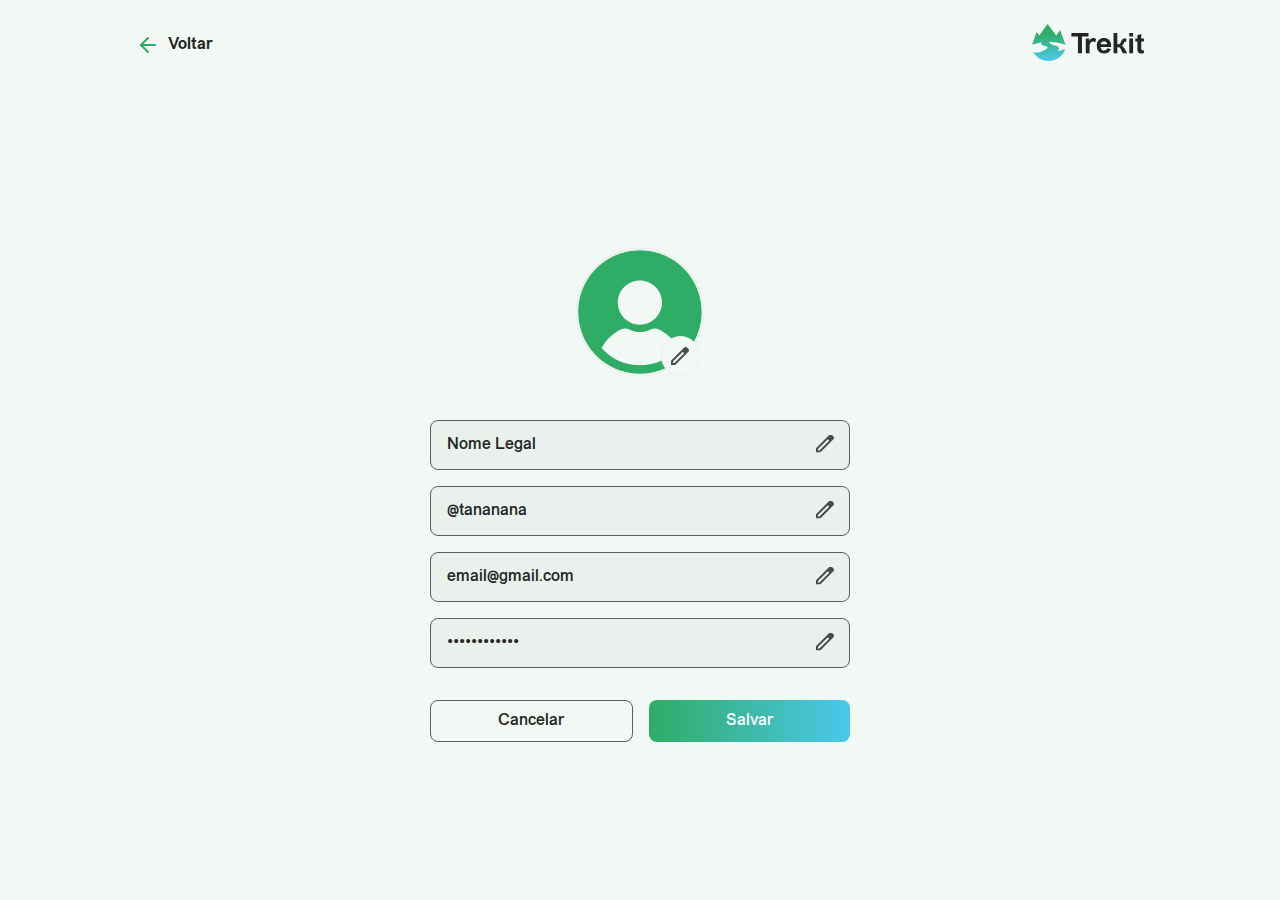
<file: trekit-main/editarPerfil.html>
<!DOCTYPE html>
<html lang="pt-br">
<head>
    <meta charset="UTF-8">
    <meta name="viewport" content="width=device-width, initial-scale=1.0">
    <title>Editar Perfil</title>
    <link rel="preconnect" href="https://fonts.googleapis.com">
    <link rel="preconnect" href="https://fonts.gstatic.com" crossorigin>
    <link href="https://fonts.googleapis.com/css2?family=Plus+Jakarta+Sans:wght@400;500;700&display=swap" rel="stylesheet">
    <link rel="stylesheet" href="editarPerfil.css">
  
</head>
<body>
    <header>
        <a href="#" class="back-link">
            <svg xmlns="http://www.w3.org/2000/svg" width="24" height="24" viewBox="0 0 24 24" fill="none" stroke="currentColor" stroke-width="2" stroke-linecap="round" stroke-linejoin="round"><line x1="19" y1="12" x2="5" y2="12"></line><polyline points="12 19 5 12 12 5"></polyline></svg>
            Voltar
        </a>
        <div class="logo">
            <img src="imagens/logo.svg" alt="">
        </div>
    </header>

    <main>
        <div class="form-content">
            <div class="avatar-section">
                <div class="avatar-wrapper">
                    <img src="imagens/user-3296.svg" alt="Foto de Perfil" class="avatar-img">
                    <button class="edit-avatar-btn">
                        <img src="imagens/lapis.svg" alt="">                    
                    </button>
                </div>
            </div>

            <form id="profile-form">
                <div class="form-fields">
                    <div class="input-wrapper">
                        <input type="text" id="nome" value="Nome Legal" class="form-input" readonly>
                        <button type="button" class="edit-field-btn">
                            <img src="imagens/lapis.svg" alt="">
                        </button>
                    </div>
                    <div class="input-wrapper">
                        <input type="text" id="username" value="@tananana" class="form-input" readonly>
                        <button type="button" class="edit-field-btn">
                            <img src="imagens/lapis.svg" alt="">
                        </button>
                    </div>
                    <div class="input-wrapper">
                        <input type="email" id="email" value="email@gmail.com" class="form-input" readonly>
                        <button type="button" class="edit-field-btn">
                           <img src="imagens/lapis.svg" alt="">
                        </button>
                    </div>
                    <div class="input-wrapper">
                        <input type="password" id="password" value="************" class="form-input" readonly>
                        <button type="button" class="edit-field-btn">
                            <img src="imagens/lapis.svg" alt="">
                        </button>
                    </div>
                </div>
                <div class="action-buttons">
                    <button type="button" id="cancel-btn" class="btn btn-cancel">Cancelar</button>
                    <button type="submit" class="btn btn-save">Salvar</button>
                </div>
            </form>
        </div>
    </main>

    <script>
        document.addEventListener('DOMContentLoaded', function () {
            const form = document.getElementById('profile-form');
            const editButtons = form.querySelectorAll('.edit-field-btn');
            const inputs = form.querySelectorAll('input.form-input');
            const cancelButton = document.getElementById('cancel-btn');

            let originalValues = {};
            inputs.forEach(input => {
                originalValues[input.id] = input.value;
            });

            editButtons.forEach(button => {
                button.addEventListener('click', function () {
                    const input = this.previousElementSibling;
                    if (input && input.hasAttribute('readonly')) {
                        input.removeAttribute('readonly');
                        input.focus();
                        input.setSelectionRange(input.value.length, input.value.length);
                    }
                });
            });
            
            cancelButton.addEventListener('click', function() {
                inputs.forEach(input => {
                    input.value = originalValues[input.id];
                    input.setAttribute('readonly', 'true');
                });
            });

          

        });
    </script>

</body>
</html>
</file>
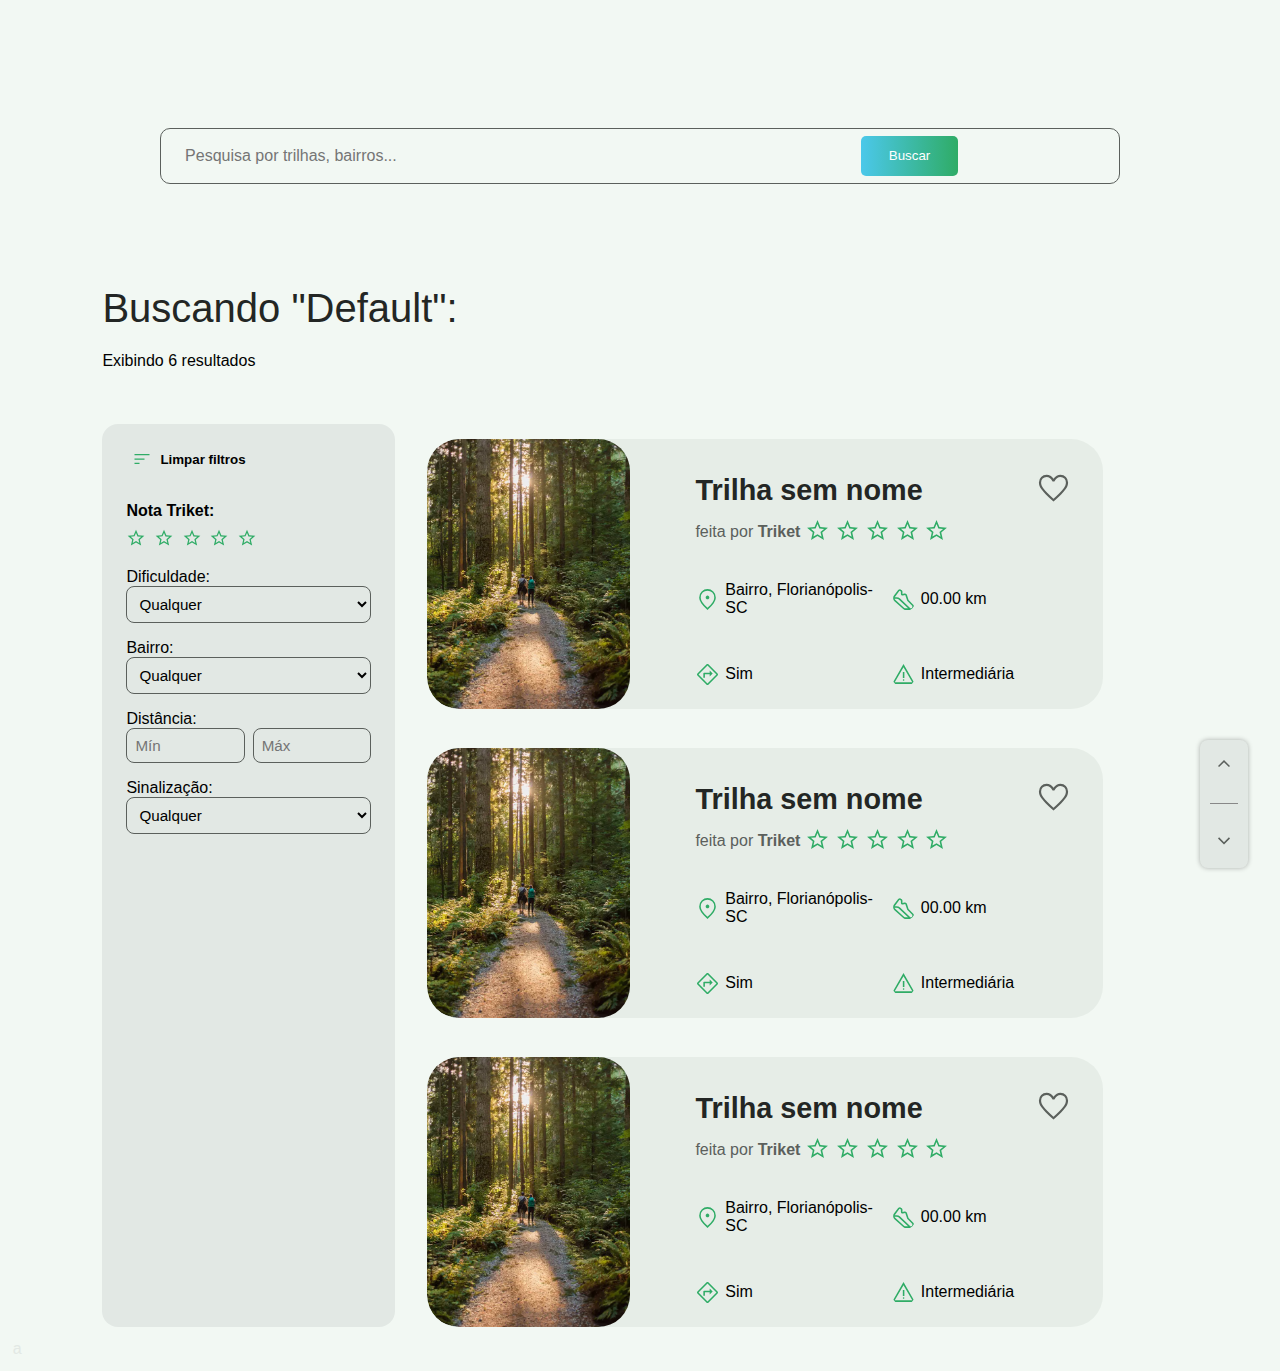
<file: trekit-main/searchpage.html>
<!DOCTYPE html>
<html lang="en">
<head>
    <meta charset="UTF-8">
    <meta name="viewport" content="width=device-width, initial-scale=1.0">
    <link rel="stylesheet" href="style2.css">
    <title>Search</title>
</head>
<body>
    
    <!-- Navbar -->
    <div id="navbar"></div>

    <!-- Botões de locomoção -->
    <div class="Container_botoeslocomocao">
        <button class="subir" id="btn-subir"> 
            <img src="imagens/setacimaofc.svg" alt="seta para cima">
        </button>
        <div class="linha"></div>
        <button class="descer" id="btn-descer">
            <img src="imagens/setabaixoofc.svg" alt="seta para baixo">
        </button>
    </div>

    <!-- Barra de pesquisa -->
    <div class="Barra_pesquisa_container">
        <input type="text" id="campo-pesquisa" placeholder="Pesquisa por trilhas, bairros...">
        <button id="btn-pesquisar">Buscar</button>
    </div>

    <!-- Info antes dos cards -->
    <div class="demonstracao_cards">
        <h2>Buscando "Default":</h2>
        <p>Exibindo 6 resultados</p>
    </div>

    <!-- Container principal: filtros à esquerda e cards à direita -->
        <div class="Container_Search">

            <!-- Área de filtros -->
            <div class="Container_Filtros">
                <button class="btn-limpar-filtros">
                    <img src="imagens/limparfiltro_icone.svg" alt="Limpar filtro">
                    Limpar filtros
                </button>

                <!-- Nota Triket -->
                <div class="Filtro_Nota">
                    <p>Nota Triket:</p>
                    <div class="Estrelas_Filtro">
                        <img src="/imagens/Star(prototipo).svg" alt="estrela">
                        <img src="/imagens/Star(prototipo).svg" alt="estrela">
                        <img src="/imagens/Star(prototipo).svg" alt="estrela">
                        <img src="/imagens/Star(prototipo).svg" alt="estrela">
                        <img src="/imagens/Star(prototipo).svg" alt="estrela">
                    </div>
                </div>

                <!-- Dropdown Dificuldade -->
                <div class="Filtro_Dropdown">
                    <label for="dificuldade">Dificuldade:</label>
                    <select id="dificuldade">
                        <option value="" selected>Qualquer</option>
                        <option value="facil">Fácil</option>
                        <option value="intermediaria">Intermediária</option>
                        <option value="dificil">Difícil</option>
                        <option value="muito-dificil">Muito Difícil</option>
                    </select>
                </div>

                <!-- Dropdown Bairro -->
                <div class="Filtro_Dropdown">
                    <label for="bairro">Bairro:</label>
                    <select id="bairro">
                        <option value="" selected>Qualquer</option>
                        <option value="centro">Centro</option>
                        <option value="lagoa">Sul</option>
                        <option value="trindade">Norte</option>
                        <option value="florianopolis">Centro-Norte</option>
                    </select>
                </div>

                <!-- Distância -->
                <div class="Filtro_Distancia">
                    <label>Distância:</label>
                    <div class="Distancia_Inputs">
                        <input type="number" placeholder="Mín">
                        <input type="number" placeholder="Máx">
                    </div>
                </div>

                <!-- Sinalização -->
                <div class="Filtro_Dropdown">
                    <label for="sinalizacao">Sinalização:</label>
                    <select id="sinalizacao">
                        <option value="" selected>Qualquer</option>
                        <option value="sim">Sim</option>
                        <option value="nao">Não</option>
                    </select>
                </div>
            </div>

            <!-- Área de cards -->
            <div class="Container_Cards_Search">
                <!-- Card 1 -->
                <div class="CardTrilha">
                    <img src="imagens/Imagem_card_trilha.webp" alt="Trilha sem nome">
                    <div class="Informacoes_Card">
                        <h3>Trilha sem nome</h3>
                        
                        <div class="Notacao">
                            <p>feita por <strong>Triket</strong></p>

                            <img src="imagens/Star(prototipo).svg" alt="estrela">
                            <img src="imagens/Star(prototipo).svg" alt="estrela">
                            <img src="imagens/Star(prototipo).svg" alt="estrela">
                            <img src="imagens/Star(prototipo).svg" alt="estrela">
                            <img src="imagens/Star(prototipo).svg" alt="estrela">
                        </div>
                        <div class="infos_rapidas">
                            <div class="MiniInfoArea">
                                <img src="imagens/Localizacao_imagem.svg" alt="local">
                                <p>Bairro, Florianópolis-SC</p>
                            </div>
                            <div class="MiniInfoArea">
                                <img src="imagens/Corrida_icone.svg" alt="distância">
                                <p>00.00 km</p>
                            </div>
                            <div class="MiniInfoArea">
                                <img src="imagens/Sinalizacao_icone.svg" alt="sinalização">
                                <p>Sim</p>
                            </div>
                            <div class="MiniInfoArea">
                                <img src="imagens/Danger_icone.svg" alt="dificuldade">
                                <p>Intermediária</p>
                            </div>
                        </div>
                    </div>
                    <div class="botao_favorito">
                        <button><img src="imagens/favorito_imgbotao.svg" alt="favorito"></button>
                    </div>
                </div>

                <!-- Card 1 -->
                <div class="CardTrilha">
                    <img src="imagens/Imagem_card_trilha.webp" alt="Trilha sem nome">
                    <div class="Informacoes_Card">
                        <h3>Trilha sem nome</h3>
                        
                        <div class="Notacao">
                            <p>feita por <strong>Triket</strong></p>

                            <img src="imagens/Star(prototipo).svg" alt="estrela">
                            <img src="imagens/Star(prototipo).svg" alt="estrela">
                            <img src="imagens/Star(prototipo).svg" alt="estrela">
                            <img src="imagens/Star(prototipo).svg" alt="estrela">
                            <img src="imagens/Star(prototipo).svg" alt="estrela">
                        </div>
                        <div class="infos_rapidas">
                            <div class="MiniInfoArea">
                                <img src="imagens/Localizacao_imagem.svg" alt="local">
                                <p>Bairro, Florianópolis-SC</p>
                            </div>
                            <div class="MiniInfoArea">
                                <img src="imagens/Corrida_icone.svg" alt="distância">
                                <p>00.00 km</p>
                            </div>
                            <div class="MiniInfoArea">
                                <img src="imagens/Sinalizacao_icone.svg" alt="sinalização">
                                <p>Sim</p>
                            </div>
                            <div class="MiniInfoArea">
                                <img src="imagens/Danger_icone.svg" alt="dificuldade">
                                <p>Intermediária</p>
                            </div>
                        </div>
                    </div>
                    <div class="botao_favorito">
                        <button><img src="imagens/favorito_imgbotao.svg" alt="favorito"></button>
                    </div>
                </div>

                <!-- Card 1 -->
                <div class="CardTrilha">
                    <img src="imagens/Imagem_card_trilha.webp" alt="Trilha sem nome">
                    <div class="Informacoes_Card">
                        <h3>Trilha sem nome</h3>
                        
                        <div class="Notacao">
                            <p>feita por <strong>Triket</strong></p>

                            <img src="imagens/Star(prototipo).svg" alt="estrela">
                            <img src="imagens/Star(prototipo).svg" alt="estrela">
                            <img src="imagens/Star(prototipo).svg" alt="estrela">
                            <img src="imagens/Star(prototipo).svg" alt="estrela">
                            <img src="imagens/Star(prototipo).svg" alt="estrela">
                        </div>
                        <div class="infos_rapidas">
                            <div class="MiniInfoArea">
                                <img src="imagens/Localizacao_imagem.svg" alt="local">
                                <p>Bairro, Florianópolis-SC</p>
                            </div>
                            <div class="MiniInfoArea">
                                <img src="imagens/Corrida_icone.svg" alt="distância">
                                <p>00.00 km</p>
                            </div>
                            <div class="MiniInfoArea">
                                <img src="imagens/Sinalizacao_icone.svg" alt="sinalização">
                                <p>Sim</p>
                            </div>
                            <div class="MiniInfoArea">
                                <img src="imagens/Danger_icone.svg" alt="dificuldade">
                                <p>Intermediária</p>
                            </div>
                        </div>
                    </div>
                    <div class="botao_favorito">
                        <button><img src="imagens/favorito_imgbotao.svg" alt="favorito"></button>
                    </div>
                </div>
            </div>
        </div>
    </div>

    <!-- Rodapé -->
    <div id="rodape">a</div>

    <script src="script.js"></script>

</body>
</html>
</file>
<file: trekit-main/style.css>
@font-face {
    font-family: 'Regular';
    src: url('vremenagrotesk.ttf') format('truetype');
    font-weight: 400;
}
@font-face {
    font-family: 'Vremena Grotesk';
    src: url('vremenagroteskbold.ttf') format('truetype');
    font-weight: 700;
}
@font-face {
    font-family: 'Vremena Grotesk';
    src: url('vremenagroteskmedium.ttf') format('truetype');
    font-weight: 500;
}
        @font-face {
    font-family: 'Vremena Grotesk';
    src: url('vremenagroteskmedium.ttf') format('truetype');
    font-weight: 500;
}
/* --------- {Reset e Configurações Globais} --------- */
*,
*::before,
*::after {
    box-sizing: border-box;
}

body {
    background-color: #F2F8F3;
    margin: 0;
    font-family: 'Regular';
}
:root {
    --verde: #2FAC66;
    --preto: #232624;
    --light-white: #F2F8F3;
    --light-gray: #EAF0EB;
    --border-color: #5B605C;
}
/* --------- {Navbar} --------- */
header {
    background-color: var(--light-white);
    display: flex;
    align-items: center;
    justify-content: space-between;
    padding: 1.5rem 8.5rem;
    width: 100%;
    top: 0;
    position: fixed;
    background-color: #F2F8F3;
    z-index: 1000;
}

.navbar_inner {
    width: 100%;
    max-width: 105rem;
    margin: 0 auto;
    padding: 0 2rem;
    display: flex;
    justify-content: space-between;
    align-items: center;
}



/* Container principal para os botões */
.nav_links {
    display: flex;
    align-items: center;
    flex-grow: 1; 
}

.botoesnavcentrais {
    display: flex;
    align-items: center;
    gap: 2.5rem;
    margin: 0 auto;
    padding-left:8rem;
}

.botoesnavlogin {
    display: flex;
    align-items: center;
    gap: 2.5rem;
}

.botaonavbase {
    font-family: 'Regular';
    background-color: transparent;
    border: none;
    font-size: 1rem;
    font-weight: 400;
    color: #383D39;
    cursor: pointer;
    padding: 0;
}

.botaologar {
    background-color: var(--verde);
    color: white;
    border: none;
    padding: 0.6rem 1.8rem;
    border-radius: 0.5rem;
    font-size: 1rem;
    cursor: pointer;
    font-family: 'Regular';
}

/* Botão Hambúrguer (escondido no desktop) */
.hamburger_menu {
    display: none;
    flex-direction: column;
    justify-content: space-around;
    width: 2rem;
    height: 2rem;
    background: transparent;
    border: none;
    cursor: pointer;
    padding: 0;
    z-index: 10;
}

.hamburger_menu span {
    width: 2rem;
    height: 0.25rem;
    background: #232624;
    border-radius: 10px;
    transition: all 0.3s linear;
    position: relative;
    transform-origin: 1px;
}


/* --------- {Banner} --------- */
.Container_Banner {
    width: 76%;
    max-width: 105rem;
    margin: 7rem auto 0;
    display: flex;
    justify-content: center;
}

.Container_Banner img {
    width: 100%;
    height: 35rem;
    object-fit: cover;
}

/* --------- {Barra de pesquisa e Botão Adicionar} --------- */
.Barra_pesquisa_container {
    display: flex;
    justify-content: center;
    align-items: center;
    gap: 1rem;
    margin-top: 4rem;
    padding: 0 2rem;
}

.search_input_wrapper {
    position: relative;
    width: 100%;
    max-width: 60rem;
}

.search_input_wrapper input {
    width: 100%;
    height: 3.5rem;
    border-radius: 10px;
    border: solid 0.5px #5B605C;
    padding-right: 8rem;
    padding-left: 2rem;
    font-size: 1rem;
    background-color: #F2F8F3;
}

.search_input_wrapper button {
    position: absolute;
    font-size: 1rem;
    right: 0.5rem;
    top: 50%;
    transform: translateY(-50%);
    height: 80%;
    width: 7rem;
    border-radius: 8px;
    font-family: 'Regular';
    background: linear-gradient(to left, var(--verde), #4BC8EA);
    color: white;
    border: none;
    cursor: pointer;
}

#btn-pesquisar2 {
    height: 100%;
    width: 7rem;
    border-radius: 8px;
    font-family: 'Regular';
    background: linear-gradient(to left, var(--verde), #4BC8EA);
    color: white;
    border: none;
    cursor: pointer;
    font-size: 1rem;
    font-weight: 500;
    margin-top: 2rem;
}

.centralizacaoofds {
    height: 2.8rem;
    display: flex;
    justify-content: center;
    margin-bottom: 10rem;
}

.btn_adicionar_trilha {
    height: calc(3.5rem * 0.8);
    padding: 0 1.5rem;
    background-color: var(--verde);
    color: white;
    border: none;
    border-radius: 8px;
    font-size: 1rem;
    cursor: pointer;
    display: flex;
    align-items: center;
    justify-content: center;
    white-space: nowrap;
    flex-shrink: 0;
    font-family: 'Regular';
}

/* --------- {Infos antes dos cards} --------- */
.demonstracao_cards {
    display: flex;
    align-items: center;
    justify-content: space-between;
    gap: 2rem;
    width: 100%;
    max-width: 105rem;
    margin: 0 auto;
    padding: 3rem 2rem 0rem;
}

.demonstracao_cards h2 {
    font-size: 2.5rem;
    font-weight: 500;
    color: #232624;
    margin: 0;
    white-space: nowrap;
}

.demonstracao_cards button {
    flex-shrink: 0;
    min-width: 8rem;
    height: 1.6rem;
    padding: 0.4rem 1rem;
    font-size: large;
    border: none;
    background: transparent;
    cursor: pointer;
}

/* Rodapé */

.rodape {
    background-color: #F2F8F3;
    height: 10rem;
}


/* --------- {Cards} --------- */
.Container_CardsTrilhas {
    display: flex;
    flex-direction: column;
    align-items: center;
    padding: 2% 0;
    width: 100%;
}

.CardTrilha {
    max-width: 90rem;
    width: 90%;
    height: 15rem;
    background-color: #E6EDE7;
    border-radius: 20px;
    display: flex;
    position: relative;
    overflow: hidden;
    margin-top: 2rem;
    transition: cursor ease 1s;
}

.CardTrilha img {
    height: 100%;
    width: 30%;
    object-fit: cover;
    border-radius: 20px;
    flex-shrink: 0;
}

.botao_favorito {
    position: absolute;
    top: 2rem;
    right: 2rem;
    z-index: 10;
}

.botao_favorito button {
    background-color: transparent;
    border-radius: 50%;
    width: auto;
    height: auto;
    padding: 0;
    display: flex;
    justify-content: center;
    align-items: center;
    border: none;
    cursor: pointer;
    box-shadow: none;
    transition: transform 0.2s ease;
}

.botao_favorito button img {
    width: 35px;
    height: 35px;
    object-fit: contain;
    border-radius: 0;
}

.Informacoes_Card {
    padding: 2rem 2rem;
    display: flex;
    margin-left: 5rem;
    flex-direction: column;
    justify-content: space-between;
    flex-grow: 1;
}

.Informacoes_Card h3 {
    font-size: 1.7rem;
    font-weight: 500;
    margin-top: 0rem;
    margin-bottom: 0;
    color: #232624;
}

.Notacao {
    display: flex;
    align-items: center;
    margin-top: -0.8rem;
}

.Notacao p {
    font-size: 1rem;
    color: #5B605C;
    margin-right: 0.3rem;
    font-weight: 300;
}

.Notacao h4 {
    font-size: 1rem;
    color: #5B605C;
    margin-right: 0.5rem;
    font-weight: 400;
}

.Notacao img {
    width: 25px;
    height: 25px;
    margin-right: 0.3rem;
    margin-top: -0.3rem;
}

.infos_rapidas {
    display: grid;
    grid-template-columns: repeat(2, 1fr);
    gap: 2rem;
    margin-top: auto;
    margin-bottom: 2rem;
}

.MiniInfoArea {
    display: flex;
    align-items: center;
}

.MiniInfoArea img {
    width: 25px;
    height: 25px;
    margin-right: 0.5rem;
    object-fit: contain;
    border-radius: 0;
}

.MiniInfoArea p {
    font-size: 1.1rem;
    color: #232624;
    margin: 0;
}

.Container_botoeslocomocao {
    position: fixed;
    bottom: 2rem;
    right: 2rem;
    background-color: #E2E8E4;
    width: 3rem;
    height: 7rem;
    display: flex;
    flex-direction: column;
    justify-content: space-around;
    align-items: center;
    border-radius: 8px;
    z-index: 9999;
}

.Container_botoeslocomocao .linha {
    width: 60%;
    border-bottom: 1px solid #888;
}

.Container_botoeslocomocao button {
    background-color: transparent;
    border: none;
    cursor: pointer;
    padding: 0;
}

.Container_botoeslocomocao button img {
    width: 2rem;
    height: 2rem;
}
#rodape{
background-color: #E2E8E4;
width: 100%;
height: 7rem;
font-size: 0.8rem;
font-weight: 300;
display: flex;
justify-content: center;
align-items: center;
color: #232624;
margin-top: 23rem;
}
span{
    color: var(--verde);
    margin-left: 1rem;
    cursor: pointer;
}
/* --------- {Responsividade geral para celulares abaixo de 430px} --------- */
@media (max-width: 430px) {

    /* --------- {Navbar com Menu Hambúrguer} --------- */
    .navbar_inner {
        padding: 0 1rem;
    }

    .hamburger_menu {
        display: flex;
    }

    /* Esconde o container de links no mobile por padrão */
    .nav_links {
        display: none;
        flex-direction: column;
        align-items: center;
        gap: 2rem;
        padding: 2rem;
        background-color: #F2F8F3;
        position: absolute;
        top: 100%;
        left: 0;
        width: 100%;
        box-shadow: 0 4px 6px rgba(0, 0, 0, 0.1);
    }

    /* Mostra o menu quando ativo */
    .nav_links.active {
        display: flex;
    }
    
    .botoesnavcentrais {
        flex-direction: column;
        align-items: center;
        gap: 1.5rem;
        margin: 0;
        padding-left: 0;
    }

    .botoesnavlogin {
        flex-direction: column;
        align-items: center;
        gap: 1.5rem;
    }

    /* --------- {Banner} --------- */
    .Container_Banner {
        width: 100%;
        margin-top: 5.5rem;
        padding: 1rem 1rem;
    }

    .Container_Banner img {
        height: 15rem;
        border-radius: 1rem;
    }

    /* --------- {Barra de Pesquisa e Botão Adicionar} --------- */
    .Barra_pesquisa_container {
        flex-direction: column;
        align-items: stretch;
        padding: 0 1rem;
        margin-top: 2rem;
    }

    .search_input_wrapper {
        width: 100%;
    }

    .search_input_wrapper button {
        right: 0.5rem;
        width: 5.5rem;
        font-size: 0.9rem;
    }
    
    .btn_adicionar_trilha {
        width: 100%;
        height: 3.5rem;
        border-radius: 10px;
    }
    
    /* --------- {Layout dos Cards} --------- */
    .demonstracao_cards {
        padding: 3rem 1rem 0;
    }
    
    .demonstracao_cards h2 {
        font-size: 1.5rem;
    }

    .demonstracao_cards button {
        font-size: 0.9rem;
        padding: 0.3rem 0.5rem;
    }
    
    .Container_CardsTrilhas{
        padding: 1rem 0;
    }

    .CardTrilha {
        flex-direction: column;
        height: auto;
        width: 95%;
    }

    .CardTrilha img {
        width: 100%;
        height: 16rem;
        border-radius: 32px 32px 0 0;
    }

    .Informacoes_Card {
        margin-left: 0;
        padding: 1.5rem;
        gap: 1rem;
    }

    .Informacoes_Card h3 {
        font-size: 1.4rem;
        margin-bottom: -1.5rem;
        margin-top: 0;
    }
    
    .botao_favorito {
        top: 1rem;
        right: 1rem;
    }

    /* --------- {Detalhes dos Cards} --------- */
    .infos_rapidas {
        grid-template-columns: 1fr;
        gap: 1rem;
        margin-bottom: 0.5rem;
    }

    .MiniInfoArea img, .Notacao img {
        width: 20px;
        height: 20px;
    }

    .MiniInfoArea p {
        font-size: 0.9rem;
    }

    /* --------- {Botões de Subir/Descer} --------- */
    .Container_botoeslocomocao {
        display: none;
    }
}
</file>
<file: logcad.css>
@font-face {
    font-family: "Regular";
    src: url(vremenagrotesk.ttf);
}
@font-face {
    font-family: "Bold";
    src: url(vremenagroteskbold.ttf);
}
@font-face {
    font-family: "Book";
    src: url(vremenagroteskbook.ttf);
}
@font-face {
    font-family: "Medium";
    src: url(vremenagroteskmedium.ttf);
}
* {
  margin: 0;
  padding: 0;
  box-sizing: border-box;
  font-family: "Regular";
}

html {
  font-size: 62.5%; /* Sisteminha que eu falei tropa que converte 1rem=10px*/
}

body {
  background: var(--light-white);
}

:root {
  --verde: #2FAC66;
  --preto: #232624;
  --light-white: #F2F8F3;
  --light-gray: #EAF0EB;
  --border-color: #5B605C;
  --azul: #4BC8EA;
}


/* Aqui é o container principal rpzd */
.register-container {
  display: flex;
  justify-content: center;
  align-items: center;
  height: 100vh;
}

.register-box {
  text-align: center;
  background: transparent;
  width: 90%;
  max-width: 40rem;
}

/* --------- Logo ----------- */
.logo {
  display: flex;
  flex-direction: column;
  align-items: center;
  margin-bottom: 1.5rem;
}

.logo img {
  width: 14rem;
  height: 5rem;
  margin-bottom: 0.5rem;
}

/* --------- Título ----------- */
h2 {
  margin-bottom: 2rem;
  color: var(--preto);
  font-size: 3rem;
  font-weight: 500;
  margin-bottom: 3rem;
}

/* --------- Formulário ----------- */
.register-form {
  display: flex;
  flex-direction: column;
}

input {
  width: 100%;
  padding: 1.2rem;
  border-radius: 0.6rem;
  border: 0.1rem solid var(--border-color);
  font-size: 1.4rem;
  outline: none;
  color: var(--preto);
  background-color: var(--light-white);
}
input::placeholder{
  color: var(--border-color);
}
.input-icon {
  position: relative;
  
}

.input-icon input {
  width: 100%;
  padding-right: 3.5rem;
  border: 0.1rem solid var(--border-color);
}

.input-icon span {
  position: absolute;
  right: 1rem;
  top: 50%;
  transform: translateY(-50%);
  cursor: pointer;
  font-size: 1.4rem;
}

/* --------- Termos ----------- */
.terms {
  display: flex;
  align-items: center;
  gap: 0.8rem;
  font-size: 1.3rem;
  margin: 1rem 0 3rem 0;
}

.terms input[type="checkbox"] {
  margin: 0;
  width: 1.6rem;
  height: 1.6rem;
  cursor: pointer;
}


.terms label {
  flex: 1;
  text-align: left;
  color: var(--preto);
  line-height: 1.4;
  font-family: 'Regular';
  font-weight: 400;
}

.link-termos {
  color: var(--verde);
  cursor: pointer;
  text-decoration: underline;
}

/* --------- Botão ----------- */
.btn-register {
  background: linear-gradient(90deg, var(--azul), var(--verde));
  color: var(--light-white);
  font-size: 1.5rem;
  font-weight: 500;
  padding: 1.2rem;
  border: none;
  border-radius: 0.6rem;
  cursor: pointer;
  transition: 0.3s;
}


/* --------- Link login ----------- */
.login-link {
  margin-top: 1.5rem;
  font-size: 1.4rem;
  color: var(--preto);
  margin-top: 3rem;
}

.login-link a {
  color: var(--verde);
  font-weight: 500;
  text-decoration: none;
}

/* --------- Modal ----------- */
.modal-overlay {
  position: fixed;
  top: 0;
  left: 0;
  width: 100%;
  height: 100vh;
  background: rgba(0,0,0,0.6);
  display: none; 
  justify-content: center;
  align-items: center;
}

.modal-box {
  background: white;
  padding: 2rem;
  border-radius: 0.8rem;
  width: 90%;
  max-width: 40rem;
  text-align: center;
  box-shadow: 0 0.4rem 1rem rgba(0,0,0,0.2);
}

.modal-box h3 {
  margin-bottom: 1rem;
  color: var(--preto);
  font-size: 1.6rem;
}

.modal-box p {
  font-size: 1.4rem;
  margin-bottom: 2rem;
  line-height: 1.4;
}

.modal-box button {
  padding: 1rem 2rem;
  background: #34a853;
  color: var(--light-white);
  border: none;
  border-radius: 0.6rem;
  cursor: pointer;
  font-size: 1.4rem;
}



/* Layout geral */
.login-page {
  display: flex;
  height: 100vh;
}

.login-left {
  flex: 1;
  background-color: #e5e8e6; /* cinza claro */
}

.login-right {
  flex: 1;
  display: flex;
  justify-content: center;
  align-items: center;
  background-color: var(--light-white); /* branco esverdeado */
}

.login-box {
  width: 90%;
  max-width: 50rem;
  text-align: left;
}

/* Logo */
.login-logo {
  display: block;
  margin: 0 auto 3rem auto;
  width: 13rem;
}

/* Inputs */
.input-icon {
  position: relative;
  margin-bottom: 2.5rem;
}

.input-icon input {
  width: 100%;
  padding: 1.5rem 3rem 1.5rem 1.5rem;
  border-radius: 0.8rem;
  font-size: 1.5rem;
  outline: none;
}

.input-icon span {
  position: absolute;
  right: 1rem;
  top: 50%;
  transform: translateY(-50%);
  font-size: 1.5rem;
  color: var(--border-color);
  cursor: pointer;
}

/* Checkbox lembrar */
.remember {
  display: flex;
  align-items: center;
  justify-content: flex-start;
  gap: 0.75rem;
  margin: 1rem 0 2rem 0;
  font-size: 1.4rem;
  color: var(--preto);
  width: 100%;
}

.remember input[type="checkbox"] {
  width: 1.6rem;
  height: 1.6rem;
  margin: 0;
  cursor: pointer;
}

/* Erro */
.erro {
  color: red;
  font-size: 1.4rem;
  margin-bottom: 1rem;
}

/* Botão */
.btn-login {
  width: 100%;
  padding: 1.5rem;
  border: none;
  border-radius: 0.8rem;
  background: linear-gradient(90deg, var(--azul), var(--verde));
  color: var(--light-white);
  font-size: 1.5rem;
  font-weight: 500;
  cursor: pointer;
  transition: 0.3s ease;
}

/* Link cadastro */
.signup-text {
  margin-top: 3rem;
  font-size: 1.4rem;
  text-align: center;
  color: var(--preto);
}

.link-cadastro {
  color: var(--verde);
  font-weight: 500;
  cursor: pointer;
  text-decoration: none;
}
</file>
<file: editarPerfil.css>
@font-face {
            font-family: 'Vremena Grotesk';
            src: url('vremenagrotesk.ttf') format('truetype');
            font-weight: 400;
        }
        @font-face {
            font-family: 'Vremena Grotesk';
            src: url('vremenagroteskbold.ttf') format('truetype');
            font-weight: 700;
        }
        @font-face {
            font-family: 'Vremena Grotesk';
            src: url('vremenagroteskmedium.ttf') format('truetype');
            font-weight: 500;
        }
                @font-face {
            font-family: 'Vremena Grotesk';
            src: url('vremenagroteskmedium.ttf') format('truetype');
            font-weight: 500;
        }
        /* root - Cores adaptadas do seu CSS */
        :root {
            --verde: #2FAC66;
            --preto: #232624;
            --light-white: #F2F8F3;
            --light-gray: #EAF0EB;
            --border-color: #5B605C;
        }

        * {
            margin: 0;
            padding: 0;
            box-sizing: border-box;
        }

        body {
            font-family:'Vremena Grotesk';
            background-color: var(--light-white);
            color: var(--preto);
        }

        /* Header adaptado */
        header {
            background-color: var(--light-white);
            display: flex;
            align-items: center;
            justify-content: space-between;
            padding: 1.5rem 8.5rem;
            width: 100%;
        }

        .back-link {
            display: flex;
            align-items: center;
            color: var(--preto);
            text-decoration: none;
            font-weight: 500;
            font-size: 1rem;
        }

        .back-link svg {
            margin-right: 0.5rem;
            color: var(--verde);
        }
        
        .logo-text {
            font-weight: 700;
            font-size: 1.25rem;
        }


        /* Conteúdo principal */
        main {
            flex-grow: 1;
            display: flex;
            flex-direction: column;
            align-items: center;
            justify-content: center;
            width: 100%;
            padding: 1rem;
        }

        .form-content {
            width: 100%;
            max-width: 420px;
            display: flex;
            flex-direction: column;
            align-items: center;
        }

        /* Avatar */
        .avatar-section {
            margin-bottom: 2.5rem;
        }

        .avatar-wrapper {
            position: relative;
        }

        .avatar-img {
            width: 8rem;
            height: 8rem;
            border-radius: 50%;
            object-fit: cover;
            border: 2px solid var(--light-gray);
        }

        .edit-avatar-btn {
            position: absolute;
            bottom: 0.25rem;
            right: 0.25rem;
            background-color: var(--light-white);
            border: 1px solid var(--light-gray);
            border-radius: 50%;
            padding: 0.6rem;
            cursor: pointer;
            display: flex;
            align-items: center;
            justify-content: center;
            transition: background-color 0.2s;
        }
        
        .edit-avatar-btn:hover {
            background-color: var(--light-gray);
        }
        
        .edit-avatar-btn svg {
            width: 1.25rem;
            height: 1.25rem;
            color: var(--preto);
        }

        /* Formulário adaptado com a classe .form-control */
        #profile-form {
            width: 100%;
        }

        .form-fields {
            display: flex;
            flex-direction: column;
            gap: 1rem;
            margin-bottom: 2rem;
        }

        .input-wrapper {
            position: relative;
        }

        .form-input {
            width: 100%;
            padding: 1rem;
            border: 1px solid var(--border-color);
            border-radius: 0.5rem;
            background-color: var(--light-gray);
            font-size: 1rem;
            font-family: inherit;
            color: var(--preto);
        }

        .form-input:focus {
            outline: none;
            background-color: var(--light-white);
            border-color: var(--verde);
            box-shadow: 0 0 0 0.2rem rgba(47, 172, 102, 0.25);
        }
        .edit-field-btn {
            position: absolute;
            top: 50%;
            right: 1rem;
            transform: translateY(-50%);
            background: none;
            border: none;
            cursor: pointer;
            color: var(--border-color);
        }
        
        /* Botões de Ação adaptados */
        .action-buttons {
            display: flex;
            gap: 1rem;
        }
        
        .btn {
            font-family: 'Vremena Grotesk';
            width: 100%;
            padding: 0.75rem;
            border-radius: 0.5rem;
            font-weight: 400;
            font-size: 1rem;
            cursor: pointer;
            transition: all 0.2s;
        }

        .btn-cancel {
            background-color: transparent;
            color: var(--preto);
            border: 1px solid var(--border-color);
        }
        
        .btn-save {
            color: white;
            background: linear-gradient(90deg, #2FAC66 0%, #4BC8EA 100%);
            border: none;
        }
        .logo img{
        width: 7rem;
        height: auto;
    }


        /* Responsividade */
        @media (max-width: 576px) {
             header {
                padding: 1rem 1.5rem;
            }
            .action-buttons {
                flex-direction: column;
            }

        }
</file>
<file: style.css>
@font-face {
    font-family: 'Regular';
    src: url('vremenagrotesk.ttf') format('truetype');
    font-weight: 400;
}
@font-face {
    font-family: 'Vremena Grotesk';
    src: url('vremenagroteskbold.ttf') format('truetype');
    font-weight: 700;
}
@font-face {
    font-family: 'Vremena Grotesk';
    src: url('vremenagroteskmedium.ttf') format('truetype');
    font-weight: 500;
}
        @font-face {
    font-family: 'Vremena Grotesk';
    src: url('vremenagroteskmedium.ttf') format('truetype');
    font-weight: 500;
}
/* --------- {Reset e Configurações Globais} --------- */
*,
*::before,
*::after {
    box-sizing: border-box;
}

body {
    background-color: #F2F8F3;
    margin: 0;
    font-family: 'Regular';
}
:root {
    --verde: #2FAC66;
    --preto: #232624;
    --light-white: #F2F8F3;
    --light-gray: #EAF0EB;
    --border-color: #5B605C;
}
/* --------- {Navbar} --------- */
header {
    background-color: var(--light-white);
    display: flex;
    align-items: center;
    justify-content: space-between;
    padding: 1.5rem 8.5rem;
    width: 100%;
    top: 0;
    position: fixed;
    background-color: #F2F8F3;
    z-index: 1000;
}

.navbar_inner {
    width: 100%;
    max-width: 105rem;
    margin: 0 auto;
    padding: 0 2rem;
    display: flex;
    justify-content: space-between;
    align-items: center;
}



/* Container principal para os botões */
.nav_links {
    display: flex;
    align-items: center;
    flex-grow: 1; 
}

.botoesnavcentrais {
    display: flex;
    align-items: center;
    gap: 2.5rem;
    margin: 0 auto;
    padding-left:8rem;
}

.botoesnavlogin {
    display: flex;
    align-items: center;
    gap: 2.5rem;
}

.botaonavbase {
    font-family: 'Regular';
    background-color: transparent;
    border: none;
    font-size: 1rem;
    font-weight: 400;
    color: #383D39;
    cursor: pointer;
    padding: 0;
}

.botaologar {
    background-color: var(--verde);
    color: white;
    border: none;
    padding: 0.6rem 1.8rem;
    border-radius: 0.5rem;
    font-size: 1rem;
    cursor: pointer;
    font-family: 'Regular';
}

/* Botão Hambúrguer (escondido no desktop) */
.hamburger_menu {
    display: none;
    flex-direction: column;
    justify-content: space-around;
    width: 2rem;
    height: 2rem;
    background: transparent;
    border: none;
    cursor: pointer;
    padding: 0;
    z-index: 10;
}

.hamburger_menu span {
    width: 2rem;
    height: 0.25rem;
    background: #232624;
    border-radius: 10px;
    transition: all 0.3s linear;
    position: relative;
    transform-origin: 1px;
}


/* --------- {Banner} --------- */
.Container_Banner {
    width: 76%;
    max-width: 105rem;
    margin: 7rem auto 0;
    display: flex;
    justify-content: center;
}

.Container_Banner img {
    width: 100%;
    height: 35rem;
    object-fit: cover;
}

/* --------- {Barra de pesquisa e Botão Adicionar} --------- */
.Barra_pesquisa_container {
    display: flex;
    justify-content: center;
    align-items: center;
    gap: 1rem;
    margin-top: 4rem;
    padding: 0 2rem;
}

.search_input_wrapper {
    position: relative;
    width: 100%;
    max-width: 60rem;
}

.search_input_wrapper input {
    width: 100%;
    height: 3.5rem;
    border-radius: 10px;
    border: solid 0.5px #5B605C;
    padding-right: 8rem;
    padding-left: 2rem;
    font-size: 1rem;
    background-color: #F2F8F3;
}

.search_input_wrapper button {
    position: absolute;
    font-size: 1rem;
    right: 0.5rem;
    top: 50%;
    transform: translateY(-50%);
    height: 80%;
    width: 7rem;
    border-radius: 8px;
    font-family: 'Regular';
    background: linear-gradient(to left, var(--verde), #4BC8EA);
    color: white;
    border: none;
    cursor: pointer;
}

#btn-pesquisar2 {
    height: 100%;
    width: 7rem;
    border-radius: 8px;
    font-family: 'Regular';
    background: linear-gradient(to left, var(--verde), #4BC8EA);
    color: white;
    border: none;
    cursor: pointer;
    font-size: 1rem;
    font-weight: 500;
    margin-top: 2rem;
}

.centralizacaoofds {
    height: 2.8rem;
    display: flex;
    justify-content: center;
    margin-bottom: 10rem;
}

.btn_adicionar_trilha {
    height: calc(3.5rem * 0.8);
    padding: 0 1.5rem;
    background-color: var(--verde);
    color: white;
    border: none;
    border-radius: 8px;
    font-size: 1rem;
    cursor: pointer;
    display: flex;
    align-items: center;
    justify-content: center;
    white-space: nowrap;
    flex-shrink: 0;
    font-family: 'Regular';
}

/* --------- {Infos antes dos cards} --------- */
.demonstracao_cards {
    display: flex;
    align-items: center;
    justify-content: space-between;
    gap: 2rem;
    width: 100%;
    max-width: 105rem;
    margin: 0 auto;
    padding: 3rem 2rem 0rem;
}

.demonstracao_cards h2 {
    font-size: 2.5rem;
    font-weight: 500;
    color: #232624;
    margin: 0;
    white-space: nowrap;
}

.demonstracao_cards button {
    flex-shrink: 0;
    min-width: 8rem;
    height: 1.6rem;
    padding: 0.4rem 1rem;
    font-size: large;
    border: none;
    background: transparent;
    cursor: pointer;
}

/* Rodapé */

.rodape {
    background-color: #F2F8F3;
    height: 10rem;
}


/* --------- {Cards} --------- */
.Container_CardsTrilhas {
    display: flex;
    flex-direction: column;
    align-items: center;
    padding: 2% 0;
    width: 100%;
}

.CardTrilha {
    max-width: 90rem;
    width: 90%;
    height: 15rem;
    background-color: #E6EDE7;
    border-radius: 20px;
    display: flex;
    position: relative;
    overflow: hidden;
    margin-top: 2rem;
    transition: cursor ease 1s;
}

.CardTrilha img {
    height: 100%;
    width: 30%;
    object-fit: cover;
    border-radius: 20px;
    flex-shrink: 0;
}

.botao_favorito {
    position: absolute;
    top: 2rem;
    right: 2rem;
    z-index: 10;
}

.botao_favorito button {
    background-color: transparent;
    border-radius: 50%;
    width: auto;
    height: auto;
    padding: 0;
    display: flex;
    justify-content: center;
    align-items: center;
    border: none;
    cursor: pointer;
    box-shadow: none;
    transition: transform 0.2s ease;
}

.botao_favorito button img {
    width: 35px;
    height: 35px;
    object-fit: contain;
    border-radius: 0;
}

.Informacoes_Card {
    padding: 2rem 2rem;
    display: flex;
    margin-left: 5rem;
    flex-direction: column;
    justify-content: space-between;
    flex-grow: 1;
}

.Informacoes_Card h3 {
    font-size: 1.7rem;
    font-weight: 500;
    margin-top: 0rem;
    margin-bottom: 0;
    color: #232624;
}

.Notacao {
    display: flex;
    align-items: center;
    margin-top: -0.8rem;
}

.Notacao p {
    font-size: 1rem;
    color: #5B605C;
    margin-right: 0.3rem;
    font-weight: 300;
}

.Notacao h4 {
    font-size: 1rem;
    color: #5B605C;
    margin-right: 0.5rem;
    font-weight: 400;
}

.Notacao img {
    width: 25px;
    height: 25px;
    margin-right: 0.3rem;
    margin-top: -0.3rem;
}

.infos_rapidas {
    display: grid;
    grid-template-columns: repeat(2, 1fr);
    gap: 2rem;
    margin-top: auto;
    margin-bottom: 2rem;
}

.MiniInfoArea {
    display: flex;
    align-items: center;
}

.MiniInfoArea img {
    width: 25px;
    height: 25px;
    margin-right: 0.5rem;
    object-fit: contain;
    border-radius: 0;
}

.MiniInfoArea p {
    font-size: 1.1rem;
    color: #232624;
    margin: 0;
}

.Container_botoeslocomocao {
    position: fixed;
    bottom: 2rem;
    right: 2rem;
    background-color: #E2E8E4;
    width: 3rem;
    height: 7rem;
    display: flex;
    flex-direction: column;
    justify-content: space-around;
    align-items: center;
    border-radius: 8px;
    z-index: 9999;
}

.Container_botoeslocomocao .linha {
    width: 60%;
    border-bottom: 1px solid #888;
}

.Container_botoeslocomocao button {
    background-color: transparent;
    border: none;
    cursor: pointer;
    padding: 0;
}

.Container_botoeslocomocao button img {
    width: 2rem;
    height: 2rem;
}
#rodape{
background-color: #E2E8E4;
width: 100%;
height: 7rem;
font-size: 0.8rem;
font-weight: 300;
display: flex;
justify-content: center;
align-items: center;
color: #232624;
margin-top: 23rem;
}
span{
    color: var(--verde);
    margin-left: 1rem;
    cursor: pointer;
}
/* --------- {Responsividade geral para celulares abaixo de 430px} --------- */
@media (max-width: 430px) {

    /* --------- {Navbar com Menu Hambúrguer} --------- */
    .navbar_inner {
        padding: 0 1rem;
    }

    .hamburger_menu {
        display: flex;
    }

    /* Esconde o container de links no mobile por padrão */
    .nav_links {
        display: none;
        flex-direction: column;
        align-items: center;
        gap: 2rem;
        padding: 2rem;
        background-color: #F2F8F3;
        position: absolute;
        top: 100%;
        left: 0;
        width: 100%;
        box-shadow: 0 4px 6px rgba(0, 0, 0, 0.1);
    }

    /* Mostra o menu quando ativo */
    .nav_links.active {
        display: flex;
    }
    
    .botoesnavcentrais {
        flex-direction: column;
        align-items: center;
        gap: 1.5rem;
        margin: 0;
        padding-left: 0;
    }

    .botoesnavlogin {
        flex-direction: column;
        align-items: center;
        gap: 1.5rem;
    }

    /* --------- {Banner} --------- */
    .Container_Banner {
        width: 100%;
        margin-top: 5.5rem;
        padding: 1rem 1rem;
    }

    .Container_Banner img {
        height: 15rem;
        border-radius: 1rem;
    }

    /* --------- {Barra de Pesquisa e Botão Adicionar} --------- */
    .Barra_pesquisa_container {
        flex-direction: column;
        align-items: stretch;
        padding: 0 1rem;
        margin-top: 2rem;
    }

    .search_input_wrapper {
        width: 100%;
    }

    .search_input_wrapper button {
        right: 0.5rem;
        width: 5.5rem;
        font-size: 0.9rem;
    }
    
    .btn_adicionar_trilha {
        width: 100%;
        height: 3.5rem;
        border-radius: 10px;
    }
    
    /* --------- {Layout dos Cards} --------- */
    .demonstracao_cards {
        padding: 3rem 1rem 0;
    }
    
    .demonstracao_cards h2 {
        font-size: 1.5rem;
    }

    .demonstracao_cards button {
        font-size: 0.9rem;
        padding: 0.3rem 0.5rem;
    }
    
    .Container_CardsTrilhas{
        padding: 1rem 0;
    }

    .CardTrilha {
        flex-direction: column;
        height: auto;
        width: 95%;
    }

    .CardTrilha img {
        width: 100%;
        height: 16rem;
        border-radius: 32px 32px 0 0;
    }

    .Informacoes_Card {
        margin-left: 0;
        padding: 1.5rem;
        gap: 1rem;
    }

    .Informacoes_Card h3 {
        font-size: 1.4rem;
        margin-bottom: -1.5rem;
        margin-top: 0;
    }
    
    .botao_favorito {
        top: 1rem;
        right: 1rem;
    }

    /* --------- {Detalhes dos Cards} --------- */
    .infos_rapidas {
        grid-template-columns: 1fr;
        gap: 1rem;
        margin-bottom: 0.5rem;
    }

    .MiniInfoArea img, .Notacao img {
        width: 20px;
        height: 20px;
    }

    .MiniInfoArea p {
        font-size: 0.9rem;
    }

    /* --------- {Botões de Subir/Descer} --------- */
    .Container_botoeslocomocao {
        display: none;
    }
}
</file>
<file: perfil.css>
@font-face {
            font-family: 'Vremena Grotesk';
            src: url('vremenagrotesk.ttf') format('truetype');
            font-weight: 400;
        }
        @font-face {
            font-family: 'Vremena Grotesk';
            src: url('vremenagroteskbold.ttf') format('truetype');
            font-weight: 700;
        }
        @font-face {
            font-family: 'Vremena Grotesk';
            src: url('vremenagroteskmedium.ttf') format('truetype');
            font-weight: 500;
        }
                @font-face {
            font-family: 'Vremena Grotesk';
            src: url('vremenagroteskmedium.ttf') format('truetype');
            font-weight: 500;
        }
:root {
  --verde: #2FAC66;
  --preto: #232624;
  --light-white: #F2F8F3;
  --light-gray: #EAF0EB;
  --border-color: #5B605C;
  /* agora 1rem = 16px (padrão do navegador) */
}

body {
                font-family: 'Vremena Grotesk';
  background-color: var(--light-white);
  margin: 0;
}

.container {
  max-width: 80.5rem; /* 1128px */
  margin: 0 auto;
  padding: 0 1.5rem; /* 24px */
}

        header {
            background-color: var(--light-white);
            display: flex;
            justify-content: space-between;
            padding: 1.5rem 8.5rem;
        }

        .back-link {
            display: flex;
            align-items: center;
            color: var(--preto);
            text-decoration: none;
            font-weight: 500;
            font-size: 1rem;
        }

        .back-link svg {
            margin-right: 0.5rem;
            color: var(--verde);
        }
        
        .logo img{
        width: 7rem;
        height: auto;
    }


.profile {
  display: flex;
  gap: 2.5rem; /* 40px */
  margin-bottom: 4rem; /* 64px */
}

.profile-main {
  display: flex;
  align-items: flex-start;
  gap: 1.5rem; /* 24px */
  flex: 1;
  margin-top: 2rem;
}

.profile-avatar {
  width: 10rem; /* 128px */
  height: 10rem; /* 128px */
  border-radius: 50%;
  object-fit: cover;
  align-self: center;
}

.profile-info h1 {
  font-size: 2rem; /* 32px */
  margin: 0 0 0.25rem 0; /* 4px */
  color: var(--preto);
}
.profile-info{
    margin-left: 1rem;
}

.profile-username {
    font-weight: 200;
    margin-top: 0rem;
    color: #5B605C;
  font-size: 1rem; /* 16px */
  margin-bottom: 0.75rem; /* 12px */
}

.profile-bio {
  font-size: 0.875rem; /* 14px */
  color: var(--preto);
  margin-bottom: 1.25rem; /* 20px */
  max-width: 28.125rem; /* 450px */
}

.profile-actions {
  display: flex;
  gap: 0.75rem; /* 12px */
}

.btn {
  display: flex;
  align-items: center;
  gap: 0.375rem; /* 6px */
  padding: 0.625rem 1.125rem; /* 10px 18px */
  font-size: 0.875rem; /* 14px */
  cursor: pointer;
  border: none;
  font-family: 'Vremena Grotesk';

}

.btn-primary{
    background-color: #2FAC66;
    color: var(--light-white);
    text-align: center;
    border-radius: 0.5rem;
}
.btn-secondary{
    background-color:var(--light-white);
    text-align: center;
}
.profile-stats {
  display: flex;
  gap: 3rem; /* 48px */
  align-items: center;
}

.stat-item {
  text-align: center;
}

.stat-number {
  display: block;
  font-size: 2rem; /* 32px */
  font-weight: 700;
  color: var(--preto);
}

.stat-label {
  font-size: 0.75rem; /* 12px */
  color: var(--preto);
  color: var(--border-color);
}

.trails {
  margin-bottom: 4rem; /* 64px */
}

.trails h2 {
  font-size: 1.75rem; /* 28px */
  margin-bottom: 1.5rem; /* 24px */
  color: var(--preto);
}

.trails-grid {
  display: grid;
  grid-template-columns: repeat(auto-fill, minmax(21.875rem, 1fr)); /* 350px */
  gap: 1.5rem; /* 24px */
}

.trail-card {
  background: white;
  border: 1px solid var(--border-color);
  border-radius: 0.75rem; /* 12px */
  padding: 1rem; /* 16px */
  display: flex;
  flex-direction: column;
  gap: 1.25rem; /* 20px */
  transition: transform 0.2s, box-shadow 0.2s;
}

.trail-card:hover {
  transform: translateY(-0.25rem); /* 4px */
  box-shadow: 0 0.5rem 1.5rem rgba(0,0,0,0.1); /* 8px 24px */
}

.trail-card-header {
  display: flex;
  gap: 1.25rem; /* 20px */
}

.trail-card-image {
  width: 11.25rem; /* 180px */
  height: 11.25rem; /* 180px */
  border-radius: 0.5rem; /* 8px */
  object-fit: cover;
}

.trail-card-info {
  flex: 1;
}

.trail-card-info h3 {
  font-size: 1.25rem; /* 20px */
  margin-bottom: 0.5rem; /* 8px */
  color: var(--preto);
}

.trail-card-info p {
  font-size: 0.875rem; /* 14px */
  color: var(--preto);
  margin-bottom: 1rem; /* 16px */
}

.trail-meta {
  display: flex;
  justify-content: space-between;
  align-items: center;
  margin-bottom: 1rem; /* 16px */
}

.trail-author {
  display: flex;
  align-items: center;
  gap: 0.5rem; /* 8px */
}

.trail-author img {
  width: 2rem; /* 32px */
  height: 2rem; /* 32px */
  border-radius: 50%;
}

.trail-author span {
  font-size: 0.875rem; /* 14px */
  color: var(--preto);
}

.trail-date {
  font-size: 0.75rem; /* 12px */
  color: var(--preto);
}

.trail-footer {
  display: flex;
  justify-content: space-between;
  align-items: center;
}

.trail-progress {
  width: 100%;
  height: 0.5rem; /* 8px */
  background: var(--light-gray);
  border-radius: 0.25rem; /* 4px */
  overflow: hidden;
  margin-top: 0.75rem; /* 12px */
}

.trail-progress-bar {
  height: 100%;
  background-color: var(--verde);
  width: 50%;
}
.Container_CardsTrilhas {
    display: flex;
    flex-direction: column;
    align-items: center;
    padding: 2% 0;
    width: 100%;
}

.CardTrilha {
    max-width: 90rem;
    width: 90%;
    height: 15rem;
    background-color: #E6EDE7;
    border-radius: 20px;
    display: flex;
    position: relative;
    overflow: hidden;
    margin-top: 2rem;
    transition: cursor ease 1s;
}

.CardTrilha img {
    height: 100%;
    width: 30%;
    object-fit: cover;
    border-radius: 20px;
    flex-shrink: 0;
}

.botao_favorito {
    position: absolute;
    top: 2rem;
    right: 2rem;
    z-index: 10;
}

.botao_favorito button {
    background-color: transparent;
    border-radius: 50%;
    width: auto;
    height: auto;
    padding: 0;
    display: flex;
    justify-content: center;
    align-items: center;
    border: none;
    cursor: pointer;
    box-shadow: none;
    transition: transform 0.2s ease;
}

.botao_favorito button img {
    width: 35px;
    height: 35px;
    object-fit: contain;
    border-radius: 0;
}

.Informacoes_Card {
    padding: 2rem 2rem;
    display: flex;
    margin-left: 5rem;
    flex-direction: column;
    justify-content: space-between;
    flex-grow: 1;
}

.Informacoes_Card h3 {
    font-size: 1.7rem;
    font-weight: 500;
    margin-top: 0rem;
    margin-bottom: 0;
    color: #232624;
}

.Notacao {
    display: flex;
    align-items: center;
    margin-top: -0.8rem;
}

.Notacao p {
    font-size: 1rem;
    color: #5B605C;
    margin-right: 0.3rem;
    font-weight: 300;
}

.Notacao h4 {
    font-size: 1rem;
    color: #5B605C;
    margin-right: 0.5rem;
    font-weight: 400;
}

.Notacao img {
    width: 25px;
    height: 25px;
    margin-right: 0.3rem;
    margin-top: -0.3rem;
}

.infos_rapidas {
    display: grid;
    grid-template-columns: repeat(2, 1fr);
    gap: 2rem;
    margin-top: auto;
    margin-bottom: 2rem;
}

.MiniInfoArea {
    display: flex;
    align-items: center;
}

.MiniInfoArea img {
    width: 25px;
    height: 25px;
    margin-right: 0.5rem;
    object-fit: contain;
    border-radius: 0;
}

.MiniInfoArea p {
    font-size: 1.1rem;
    color: #232624;
    margin: 0;
}

.demonstracao_cards {
    display: flex;
    align-items: center;
    justify-content: space-between;
    gap: 2rem;
    width: 100%;
    max-width: 105rem;
    margin: 0 auto;
    padding: 3rem 0rem 0rem;
}

.demonstracao_cards h2 {
    font-size: 2rem;
    font-weight: 500;
    color: #232624;
    margin: 0;
    margin-top: 3rem;
    white-space: nowrap;
}

.demonstracao_cards button {
    flex-shrink: 0;
    min-width: 8rem;
    height: 1.6rem;
    padding: 0.4rem 1rem;
    font-size: large;
    border: none;
    background: transparent;
    cursor: pointer;
}

#rodape{
background-color: #E2E8E4;
width: 100%;
height: 7rem;
font-size: 0.8rem;
font-weight: 300;
display: flex;
justify-content: center;
align-items: center;
color: #232624;
margin-top: 23rem;
}
span{
    color: var(--verde);
    margin-left: 1rem;
    cursor: pointer;
}
@media (max-width: 48rem) { /* 768px */
  .profile {
    flex-direction: column;
    gap: 2rem; /* 32px */
  }
  
  .profile-main {
    flex-direction: column;
    align-items: center;
    text-align: center;
  }
  
  .profile-info {
    display: flex;
    flex-direction: column;
    align-items: center;
  }
  
  .profile-stats {
    justify-content: center;
  }
}
</file>
<file: style2.css>
/* --------- {Corpo do CSS} --------- */
body {
    background-color: #F2F8F3;
    margin: auto;
    font-family: 'Arial Narrow Bold', sans-serif;
}

/* --------- {Banner} --------- */
.Container_Banner {
    width: 90rem;
    height: 60vh;
    overflow: hidden;
    margin: auto;
    margin-top: 1%;
    display: flex;
    justify-content: center;
}

.Container_Banner img {
    width: 100%;
    height: 100%;
    object-fit: cover;
}

/* --------- {Barra de pesquisa} --------- */
.Barra_pesquisa_container {
    display: flex;
    justify-content: center;
    margin: 3%;
    margin-top: 10%;
    position: relative;
}

.Barra_pesquisa_container input {
    z-index: 0;
    max-width: 90rem;
    width: 60rem;
    height: 3.5rem;
    border-radius: 10px;
    border: solid 0.5px #5B605C;
    transition: border 0.1s ease-in-out;
    outline: none;
    font-size: 1rem;
    padding-left: 2%;
    box-sizing: border-box;
    background-color: #F2F8F3;
}

.Barra_pesquisa_container input:hover {
    border: solid 0.8px #4BC8EA;
}

.Barra_pesquisa_container button {
    z-index: 1;
    position: absolute;
    right: 23.6%;
    top: 15%;
    background: linear-gradient(to left, #2FAC66, #4BC8EA);
    border: none;
    outline: none;
    border-radius: 5px;
    width: 8%;
    height: 70%;
    transition: transform 0.3s ease, background 0.5s ease-in-out;
    color: white;
}

.Barra_pesquisa_container button:hover {
    transform: scale(1.03);
    background: linear-gradient(to left, #38cc78, #42cdf3);
    cursor: pointer;
}

/* --------- {Infos antes dos cards} --------- */
.demonstracao_cards {
    padding: 0% 8%;
    width: 100%;
}

.demonstracao_cards h2 {
    font-size: 2.5rem;
    font-weight: 500;
    color: #232624;
    margin-top: 8%;
}

.demonstracao_cards p {
    margin-top: -1%;
    padding-bottom: 3%;
}

/* --------- {Container principal: filtros e cards} --------- */
.Container_Search {
    display: flex;
    gap: 2rem;
    padding: 0 8%;
}

/* --------- {Filtros à esquerda} --------- */
.Container_Filtros {
    background-color: #e2e8e4;
    padding: 1.5rem;
    border-radius: 16px;
    width: 18rem;
    display: flex;
    flex-direction: column;
    gap: 1rem;
    font-family: 'Arial', sans-serif;
}

.btn-limpar-filtros {
    display: flex;
    align-items: center;
    gap: 0.5rem;
    border: none;
    background: none;
    cursor: pointer;
    font-weight: bold;
}

.btn-limpar-filtros img {
    width: 20px;
    height: 20px;
}

.Filtro_Nota p {
    font-weight: bold;
    margin-bottom: 0.5rem;
}

.Estrelas_Filtro img {
    width: 20px;
    height: 20px;
    margin-right: 0.2rem;
    cursor: pointer;
}

.Filtro_Dropdown select,
.Distancia_Inputs input {
    width: 100%;
    padding: 0.5rem;
    border-radius: 8px;
    border: 1px solid #5B605C;
    background-color: #E2E8E4;
    font-size: 0.95rem;
    box-sizing: border-box;
}

.Distancia_Inputs {
    display: flex;
    gap: 0.5rem;
}

/* --------- {Cards à direita} --------- */
.Container_Cards_Search {
    flex-grow: 1;
    display: flex;
    flex-direction: column;
    gap: 1.5rem;
}

.CardTrilha {
    max-width: 90rem;
    width: 90%;
    height: 30vh;
    background-color: #E6EDE7;
    border-radius: 32px; /* Mantendo maior que no segundo modelo */
    display: flex;
    position: relative;
    overflow: hidden;
    margin-top: 2%;
    transition: box-shadow 0.3s ease, cursor 1s ease;
}

.CardTrilha:hover {
    box-shadow: 0 4px 15px rgba(0,0,0,0.08);
    cursor: pointer;
}

.CardTrilha img {
    width: 30%;
    height: 100%;
    object-fit: cover;
    border-radius: 32px;
    flex-shrink: 0;
}

/* Informações dentro do card */
.Informacoes_Card {
    padding: 1.5rem 2rem;
    display: flex;
    margin-left: 5%;
    flex-direction: column;
    justify-content: space-between;
    flex-grow: 1;
}

.Informacoes_Card h3 {
    font-size: 1.8rem;
    margin-top: 3%;
    margin-bottom: 0;
    color: #232624;
}

/* Avaliações e notas */
.Notacao {
    display: flex;
    align-items: center;
}

.Notacao p {
    font-size: 1rem;
    color: #5B605C;
    margin-right: 0.3rem;
}

.Notacao h4 {
    font-size: 1.1rem;
    color: #5B605C;
    margin-right: 0.5rem;
    font-weight: bold;
}

.Notacao img {
    width: 25px;
    height: 25px;
    margin-right: 0.3rem;
    margin-top: -0.3rem;
}

/* Informações rápidas */
.infos_rapidas {
    display: grid;
    grid-template-columns: repeat(2, 1fr);
    gap: 1rem;
    margin-top: 0.5rem;
}

.MiniInfoArea {
    display: flex;
    align-items: center;
    gap: 0.3rem;
}

.MiniInfoArea img {
    width: 25px;
    height: 25px;
    object-fit: contain;
}

/* Botão de favorito */
.botao_favorito {
    position: absolute;
    top: 2rem;
    right: 2rem;
    z-index: 10;
}

.botao_favorito button {
    background-color: transparent;
    border-radius: 50%;
    width: auto;
    height: auto;
    padding: 0;
    display: flex;
    justify-content: center;
    align-items: center;
    border: none;
    cursor: pointer;
    box-shadow: none;
    transition: transform 0.2s ease;
}

.botao_favorito button:hover {
    transform: scale(1.1);
}

.botao_favorito button img {
    width: 35px;
    height: 35px;
    object-fit: contain;
}

/* --------- {Botões subir/descer} --------- */
.Container_botoeslocomocao {
    position: fixed;
    bottom: 2rem;
    right: 2rem;
    background-color: #E2E8E4;
    width: 3rem;
    height: 8rem;
    display: flex;
    flex-direction: column;
    justify-content: space-around;
    align-items: center;
    border-radius: 8px;
    box-shadow: 0 0 5px rgba(0,0,0,0.3);
    z-index: 9999;
}

.Container_botoeslocomocao .linha {
    width: 60%;
    border-bottom: 1px solid #888;
}

.Container_botoeslocomocao button {
    background-color: transparent;
    border: none;
    cursor: pointer;
    padding: 0;
}

.Container_botoeslocomocao button img {
    width: 1.5rem;
    height: 1.5rem;
}

#rodape {
    color: #E2E8E4;
    margin: 1%;
}
</file>
<file: trekit-main/editarPerfil.css>
@font-face {
            font-family: 'Vremena Grotesk';
            src: url('vremenagrotesk.ttf') format('truetype');
            font-weight: 400;
        }
        @font-face {
            font-family: 'Vremena Grotesk';
            src: url('vremenagroteskbold.ttf') format('truetype');
            font-weight: 700;
        }
        @font-face {
            font-family: 'Vremena Grotesk';
            src: url('vremenagroteskmedium.ttf') format('truetype');
            font-weight: 500;
        }
                @font-face {
            font-family: 'Vremena Grotesk';
            src: url('vremenagroteskmedium.ttf') format('truetype');
            font-weight: 500;
        }
        /* root - Cores adaptadas do seu CSS */
        :root {
            --verde: #2FAC66;
            --preto: #232624;
            --light-white: #F2F8F3;
            --light-gray: #EAF0EB;
            --border-color: #5B605C;
        }

        * {
            margin: 0;
            padding: 0;
            box-sizing: border-box;
        }

        body {
            font-family:'Vremena Grotesk';
            background-color: var(--light-white);
            color: var(--preto);
            display: flex;
            flex-direction: column;
            min-height: 100vh;
        }

        /* Header adaptado */
        header {
            background-color: var(--light-white);
            display: flex;
            align-items: center;
            justify-content: space-between;
            padding: 1.5rem 8.5rem;
            width: 100%;
        }

        .back-link {
            display: flex;
            align-items: center;
            color: var(--preto);
            text-decoration: none;
            font-weight: 500;
            font-size: 1rem;
        }

        .back-link svg {
            margin-right: 0.5rem;
            color: var(--verde);
        }
        
        .logo-text {
            font-weight: 700;
            font-size: 1.25rem;
        }


        /* Conteúdo principal */
        main {
            flex-grow: 1;
            display: flex;
            flex-direction: column;
            align-items: center;
            justify-content: center;
            width: 100%;
            padding: 1rem;
        }

        .form-content {
            width: 100%;
            max-width: 420px;
            display: flex;
            flex-direction: column;
            align-items: center;
        }

        /* Avatar */
        .avatar-section {
            margin-bottom: 2.5rem;
        }

        .avatar-wrapper {
            position: relative;
        }

        .avatar-img {
            width: 8rem;
            height: 8rem;
            border-radius: 50%;
            object-fit: cover;
            border: 2px solid var(--light-gray);
        }

        .edit-avatar-btn {
            position: absolute;
            bottom: 0.25rem;
            right: 0.25rem;
            background-color: var(--light-white);
            border: 1px solid var(--light-gray);
            border-radius: 50%;
            padding: 0.6rem;
            cursor: pointer;
            display: flex;
            align-items: center;
            justify-content: center;
            transition: background-color 0.2s;
        }
        
        .edit-avatar-btn:hover {
            background-color: var(--light-gray);
        }
        
        .edit-avatar-btn svg {
            width: 1.25rem;
            height: 1.25rem;
            color: var(--preto);
        }

        /* Formulário adaptado com a classe .form-control */
        #profile-form {
            width: 100%;
        }

        .form-fields {
            display: flex;
            flex-direction: column;
            gap: 1rem;
            margin-bottom: 2rem;
        }

        .input-wrapper {
            position: relative;
        }

        .form-input {
            width: 100%;
            padding: 1rem;
            border: 1px solid var(--border-color);
            border-radius: 0.5rem;
            background-color: var(--light-gray);
            font-size: 1rem;
            font-family: inherit;
            color: var(--preto);
        }

        .form-input:focus {
            outline: none;
            background-color: var(--light-white);
            border-color: var(--verde);
            box-shadow: 0 0 0 0.2rem rgba(47, 172, 102, 0.25);
        }
        .edit-field-btn {
            position: absolute;
            top: 50%;
            right: 1rem;
            transform: translateY(-50%);
            background: none;
            border: none;
            cursor: pointer;
            color: var(--border-color);
        }
        
        /* Botões de Ação adaptados */
        .action-buttons {
            display: flex;
            gap: 1rem;
        }
        
        .btn {
            font-family: 'Vremena Grotesk';
            width: 100%;
            padding: 0.75rem;
            border-radius: 0.5rem;
            font-weight: 400;
            font-size: 1rem;
            cursor: pointer;
            transition: all 0.2s;
        }

        .btn-cancel {
            background-color: transparent;
            color: var(--preto);
            border: 1px solid var(--border-color);
        }
        
        .btn-save {
            color: white;
            background: linear-gradient(90deg, #2FAC66 0%, #4BC8EA 100%);
            border: none;
        }
        .logo img{
        width: 7rem;
        height: auto;
    }


        /* Responsividade */
        @media (max-width: 576px) {
             header {
                padding: 1rem 1.5rem;
            }
            .action-buttons {
                flex-direction: column;
            }

        }
</file>
<file: trekit-main/style2.css>
/* --------- {Corpo do CSS} --------- */
body {
    background-color: #F2F8F3;
    margin: auto;
    font-family: 'Arial Narrow Bold', sans-serif;
}

/* --------- {Banner} --------- */
.Container_Banner {
    width: 90rem;
    height: 60vh;
    overflow: hidden;
    margin: auto;
    margin-top: 1%;
    display: flex;
    justify-content: center;
}

.Container_Banner img {
    width: 100%;
    height: 100%;
    object-fit: cover;
}

/* --------- {Barra de pesquisa} --------- */
.Barra_pesquisa_container {
    display: flex;
    justify-content: center;
    margin: 3%;
    margin-top: 10%;
    position: relative;
}

.Barra_pesquisa_container input {
    z-index: 0;
    max-width: 90rem;
    width: 60rem;
    height: 3.5rem;
    border-radius: 10px;
    border: solid 0.5px #5B605C;
    transition: border 0.1s ease-in-out;
    outline: none;
    font-size: 1rem;
    padding-left: 2%;
    box-sizing: border-box;
    background-color: #F2F8F3;
}

.Barra_pesquisa_container input:hover {
    border: solid 0.8px #4BC8EA;
}

.Barra_pesquisa_container button {
    z-index: 1;
    position: absolute;
    right: 23.6%;
    top: 15%;
    background: linear-gradient(to left, #2FAC66, #4BC8EA);
    border: none;
    outline: none;
    border-radius: 5px;
    width: 8%;
    height: 70%;
    transition: transform 0.3s ease, background 0.5s ease-in-out;
    color: white;
}

.Barra_pesquisa_container button:hover {
    transform: scale(1.03);
    background: linear-gradient(to left, #38cc78, #42cdf3);
    cursor: pointer;
}

/* --------- {Infos antes dos cards} --------- */
.demonstracao_cards {
    padding: 0% 8%;
    width: 100%;
}

.demonstracao_cards h2 {
    font-size: 2.5rem;
    font-weight: 500;
    color: #232624;
    margin-top: 8%;
}

.demonstracao_cards p {
    margin-top: -1%;
    padding-bottom: 3%;
}

/* --------- {Container principal: filtros e cards} --------- */
.Container_Search {
    display: flex;
    gap: 2rem;
    padding: 0 8%;
}

/* --------- {Filtros à esquerda} --------- */
.Container_Filtros {
    background-color: #e2e8e4;
    padding: 1.5rem;
    border-radius: 16px;
    width: 18rem;
    display: flex;
    flex-direction: column;
    gap: 1rem;
    font-family: 'Arial', sans-serif;
}

.btn-limpar-filtros {
    display: flex;
    align-items: center;
    gap: 0.5rem;
    border: none;
    background: none;
    cursor: pointer;
    font-weight: bold;
}

.btn-limpar-filtros img {
    width: 20px;
    height: 20px;
}

.Filtro_Nota p {
    font-weight: bold;
    margin-bottom: 0.5rem;
}

.Estrelas_Filtro img {
    width: 20px;
    height: 20px;
    margin-right: 0.2rem;
    cursor: pointer;
}

.Filtro_Dropdown select,
.Distancia_Inputs input {
    width: 100%;
    padding: 0.5rem;
    border-radius: 8px;
    border: 1px solid #5B605C;
    background-color: #E2E8E4;
    font-size: 0.95rem;
    box-sizing: border-box;
}

.Distancia_Inputs {
    display: flex;
    gap: 0.5rem;
}

/* --------- {Cards à direita} --------- */
.Container_Cards_Search {
    flex-grow: 1;
    display: flex;
    flex-direction: column;
    gap: 1.5rem;
}

.CardTrilha {
    max-width: 90rem;
    width: 90%;
    height: 30vh;
    background-color: #E6EDE7;
    border-radius: 32px; /* Mantendo maior que no segundo modelo */
    display: flex;
    position: relative;
    overflow: hidden;
    margin-top: 2%;
    transition: box-shadow 0.3s ease, cursor 1s ease;
}

.CardTrilha:hover {
    box-shadow: 0 4px 15px rgba(0,0,0,0.08);
    cursor: pointer;
}

.CardTrilha img {
    width: 30%;
    height: 100%;
    object-fit: cover;
    border-radius: 32px;
    flex-shrink: 0;
}

/* Informações dentro do card */
.Informacoes_Card {
    padding: 1.5rem 2rem;
    display: flex;
    margin-left: 5%;
    flex-direction: column;
    justify-content: space-between;
    flex-grow: 1;
}

.Informacoes_Card h3 {
    font-size: 1.8rem;
    margin-top: 3%;
    margin-bottom: 0;
    color: #232624;
}

/* Avaliações e notas */
.Notacao {
    display: flex;
    align-items: center;
}

.Notacao p {
    font-size: 1rem;
    color: #5B605C;
    margin-right: 0.3rem;
}

.Notacao h4 {
    font-size: 1.1rem;
    color: #5B605C;
    margin-right: 0.5rem;
    font-weight: bold;
}

.Notacao img {
    width: 25px;
    height: 25px;
    margin-right: 0.3rem;
    margin-top: -0.3rem;
}

/* Informações rápidas */
.infos_rapidas {
    display: grid;
    grid-template-columns: repeat(2, 1fr);
    gap: 1rem;
    margin-top: 0.5rem;
}

.MiniInfoArea {
    display: flex;
    align-items: center;
    gap: 0.3rem;
}

.MiniInfoArea img {
    width: 25px;
    height: 25px;
    object-fit: contain;
}

/* Botão de favorito */
.botao_favorito {
    position: absolute;
    top: 2rem;
    right: 2rem;
    z-index: 10;
}

.botao_favorito button {
    background-color: transparent;
    border-radius: 50%;
    width: auto;
    height: auto;
    padding: 0;
    display: flex;
    justify-content: center;
    align-items: center;
    border: none;
    cursor: pointer;
    box-shadow: none;
    transition: transform 0.2s ease;
}

.botao_favorito button:hover {
    transform: scale(1.1);
}

.botao_favorito button img {
    width: 35px;
    height: 35px;
    object-fit: contain;
}

/* --------- {Botões subir/descer} --------- */
.Container_botoeslocomocao {
    position: fixed;
    bottom: 2rem;
    right: 2rem;
    background-color: #E2E8E4;
    width: 3rem;
    height: 8rem;
    display: flex;
    flex-direction: column;
    justify-content: space-around;
    align-items: center;
    border-radius: 8px;
    box-shadow: 0 0 5px rgba(0,0,0,0.3);
    z-index: 9999;
}

.Container_botoeslocomocao .linha {
    width: 60%;
    border-bottom: 1px solid #888;
}

.Container_botoeslocomocao button {
    background-color: transparent;
    border: none;
    cursor: pointer;
    padding: 0;
}

.Container_botoeslocomocao button img {
    width: 1.5rem;
    height: 1.5rem;
}

#rodape {
    color: #E2E8E4;
    margin: 1%;
}
</file>
